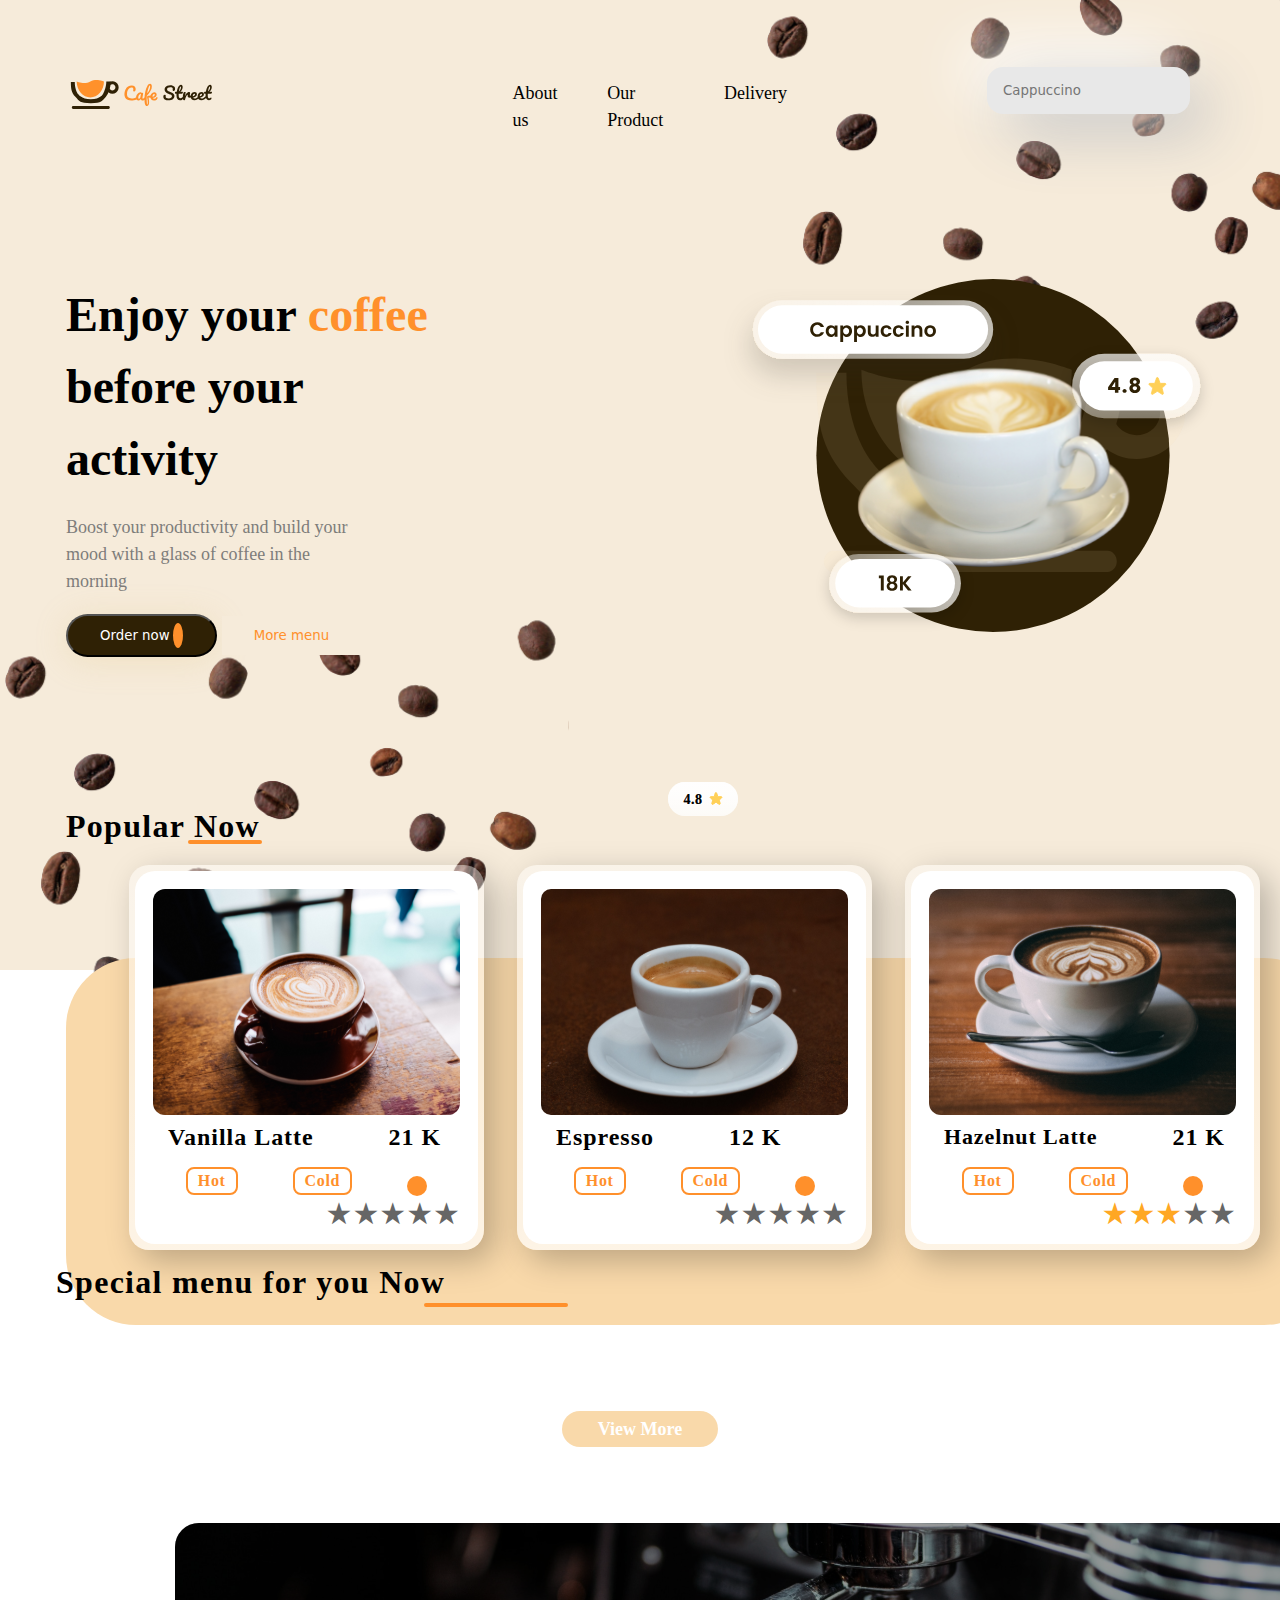
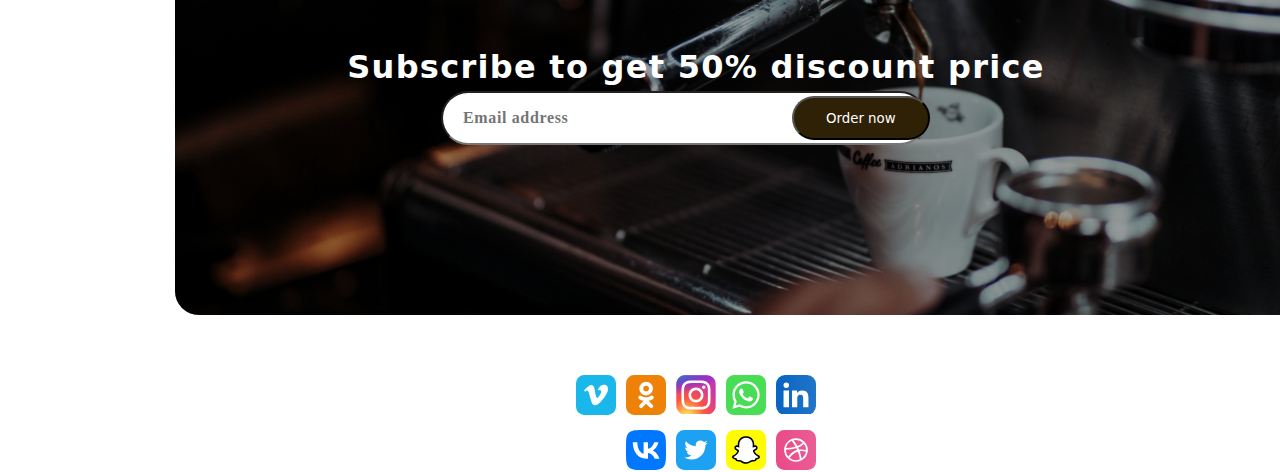
<file: index.html>
<!DOCTYPE html>
<html lang="en">
<head>
    <meta charset="UTF-8">
    <meta name="viewport" content="width=device-width, initial-scale=1.0">
    <title>cafe street</title>
    <link rel="stylesheet" href="https://cdnjs.cloudflare.com/ajax/libs/font-awesome/6.6.0/css/all.min.css" integrity="sha512-Kc323vGBEqzTmouAECnVceyQqyqdsSiqLQISBL29aUW4U/M7pSPA/gEUZQqv1cwx4OnYxTxve5UMg5GT6L4JJg==" crossorigin="anonymous" referrerpolicy="no-referrer" />
    <link rel="icon" href="./assets/logo_coffe.svg">
    <link rel="stylesheet" href="./css/main.min.css">
</head>
<body>
    <header class="header" id="header">
        <div class="header_bg">
            <section class="container">
                <nav class="nav">
                    <div class="logo_img">
                        <img src="./assets/logo_coffe.svg" alt="logo_coffe">
                    </div>
                    <div class="logo_text">
                        <ul class="collection">
                            <li class="item">About us</li>
                            <li class="item">Our Product</li>
                            <li class="item">Delivery</li>
                        </ul>
                    </div>
                    <div class="logo_input">
                        <input type="text" name="text" class="input" placeholder="Cappuccino">
                        <i class="fa-solid fa-cart-shopping"></i>
                    </div>
                </nav>
                <div class="hero">
                    <div class="hero_content">
                        <p class="hero_text">Enjoy your <span class="hero_text_span">coffee</span> before your activity</p>
                        <br>
                        <p class="hero_text-">Boost your productivity and build your mood with a glass of coffee in the morning </p>
                        <br>
                        <button class="hero_button">Order now <i class="fa-solid fa-cart-shopping"></i></button>
                        <button class="hero_button-">More menu</button>
                        <div class="hero_text3">
                            <p class="hero_text3-">Popular Now</p>
                            <div class="chiziq"></div>
                        </div>
                    </div>
                    <div class="img_hero">
                        <img src="./assets/img-hero.svg" alt="">
                    </div>
                </div>
                <br>
                <br>
                <br>
                <br>
                <br>
                <br>
                <div class="header_cards">
                    <div class="header_cards_bg"></div>
                    <div class="header_card_header">
                        <div class="header_card">
                            <div class="header_card_main">
                                <div class="star">
                                    <div class="akar_star">
                                        <p class="star_text">4.8</p>
                                        <img class="star_img" src="./assets/akar-icons_star.svg" alt="">
                                    </div>
                                </div>
                                <img class="header_card_main_img" src="./assets/img_product.svg" alt="">
                                <div class="card_main_text">
                                    <p class="card_main_text-">Vanilla Latte</p>
                                    <p class="card_main_text-">21 K</p>
                                </div>
                                <div class="card_main_btn">
                                    <button class="card_main_btn-">
                                        Hot
                                    </button>
                                    <button class="card_main_btn-">
                                        Cold
                                    </button>
                                    <button class="card_main_btn--"><i class="fa-solid fa-cart-shopping"></i></button>
                                    <div class="rating">
                                        <input value="5" name="rate" id="star5" type="radio">
                                        <label title="text" for="star5"></label>
                                        <input value="4" name="rate" id="star4" type="radio">
                                        <label title="text" for="star4"></label>
                                        <input value="3" name="rate" id="star3" type="radio" checked="">
                                        <label title="text" for="star3"></label>
                                        <input value="2" name="rate" id="star2" type="radio">
                                        <label title="text" for="star2"></label>
                                        <input value="1" name="rate" id="star1" type="radio">
                                        <label title="text" for="star1"></label>
                                    </div>
                                </div>
                            </div>
                        </div>
                        <div class="header_card">
                            <div class="header_card_main">
                                <div class="star">
                                    <div class="akar_star">
                                        <p class="star_text">4.8</p>
                                        <img class="star_img" src="./assets/akar-icons_star.svg" alt="">
                                    </div>
                                </div>
                                <img class="header_card_main_img" style="border-radius: 10px;" src="./assets/espresso (1).svg" alt="">
                                <div class="card_main_text">
                                    <p class="card_main_text-">Espresso</p>
                                    <p class="card_main_text-">12 K</p>
                                </div>
                                <div class="card_main_btn">
                                    <button class="card_main_btn-">
                                        Hot
                                    </button>
                                    <button class="card_main_btn-">
                                        Cold
                                    </button>
                                    <button class="card_main_btn--"><i class="fa-solid fa-cart-shopping"></i></button>
                                    <div class="rating">
                                        <input value="5" name="rate" id="star5" type="radio">
                                        <label title="text" for="star5"></label>
                                        <input value="4" name="rate" id="star4" type="radio">
                                        <label title="text" for="star4"></label>
                                        <input value="3" name="rate" id="star3" type="radio" checked="">
                                        <label title="text" for="star3"></label>
                                        <input value="2" name="rate" id="star2" type="radio">
                                        <label title="text" for="star2"></label>
                                        <input value="1" name="rate" id="star1" type="radio">
                                        <label title="text" for="star1"></label>
                                      </div>
                                </div>
                            </div>
                        </div>
                        <div class="header_card">
                            <div class="header_card_main">
                                <div class="star">
                                    <div class="akar_star">
                                        <p class="star_text">4.8</p>
                                        <img class="star_img" src="./assets/akar-icons_star.svg" alt="">
                                    </div>
                                </div>
                                <img class="header_card_main_img" src="./assets/img_product (1).svg" alt="">
                                <div class="card_main_text">
                                    <p style="font-size: 22px;" class="card_main_text-">Hazelnut Latte</p>
                                    <p class="card_main_text-">21 K</p>
                                </div>
                                <div class="card_main_btn">
                                    <button class="card_main_btn-">
                                        Hot
                                    </button>
                                    <button class="card_main_btn-">
                                        Cold
                                    </button>
                                    <button class="card_main_btn--"><i class="fa-solid fa-cart-shopping"></i></button>
                                    <div class="rating">
                                        <input value="5" name="rate" id="star5" type="radio">
                                        <label title="text" for="star5"></label>
                                        <input value="4" name="rate" id="star4" type="radio">
                                        <label title="text" for="star4"></label>
                                        <input value="3" name="rate" id="star3" type="radio" checked="">
                                        <label title="text" for="star3"></label>
                                        <input value="2" name="rate" id="star2" type="radio">
                                        <label title="text" for="star2"></label>
                                        <input value="1" name="rate" id="star1" type="radio">
                                        <label title="text" for="star1"></label>
                                    </div>
                                </div>
                            </div>
                        </div>
                    </div>
                </div>
            </section>
        </div>
    </header>
    <br>
    <br>
    <main class="main" id="main" style="margin-top: 250px;">
        <section class="container">
            <div class="hero_text3">
                <p class="hero_text3-">Special menu for you Now</p>
                <div class="chiziq"></div>
            </div>
            <br>
            <br>
            <br>
            <br>
            <div class="wrapper"></div>
            <br>
            <div class="see-more__btn birbalo-btn">View More</div>
        </section>
    </main>
    <br>
    <br>
    <br>
    <br>
    <footer class="footer">
        <section class="container">
            <div class="footer_input">
                <div class="footer_input_text">
                    <p>Subscribe to get 50% discount price</p>
                    <div class="footer_imp">
                        <input class="inp" type="email" placeholder="Email address">
                        <button class="inp_btn">Order now</button>
                    </div>
                </div>
            </div>
            <br>
            <br>
            <br>
            <div class="content">
                <div class="benefits">
                  <div class="basic-marquee basic-marquee-1">
                    <a class="social-media-link" href="#">
                      <button class="button">
                        <svg
                          xmlns="http://www.w3.org/2000/svg"
                          id="Layer_1"
                          data-name="Layer 1"
                          viewBox="0 0 122.88 122.88"
                        >
                          <path
                            class="cls-1"
                            d="M25.2,0H97.68a25.27,25.27,0,0,1,25.2,25.2V97.68a25.27,25.27,0,0,1-25.2,25.2H25.2A25.27,25.27,0,0,1,0,97.68V25.2A25.27,25.27,0,0,1,25.2,0Z"
                          ></path>
                          <path
                            class="cls-2"
                            d="M98.16,44.33q-.5,10.72-15,29.38-15,19.46-25.36,19.47Q51.4,93.18,47,81.33,44,70.46,41,59.59q-3.29-11.87-7.08-11.85c-.54,0-2.47,1.16-5.76,3.45l-3.46-4.45c3.63-3.1,7.21-6.36,10.69-9.51Q42.67,31,46.3,30.63q8.58-.82,10.56,11.72,2.13,13.55,3,16.84c1.65,7.49,3.45,11.24,5.44,11.24q2.3,0,6.93-7.3t5-11.09c.44-4.19-1.21-6.3-5-6.3A13.55,13.55,0,0,0,66.77,47Q72.19,29.2,87.46,29.71q11.31.3,10.67,14.67h0l0-.05Z"
                          ></path>
                        </svg>
                      </button>
                    </a>
                    <a class="social-media-link" href="#">
                      <button class="button">
                        <svg
                          xmlns="http://www.w3.org/2000/svg"
                          id="Layer_1"
                          data-name="Layer 1"
                          viewBox="0 0 122.88 122.88"
                        >
                          <path
                            class="cls-3"
                            d="M25.2,0H97.68a25.27,25.27,0,0,1,25.2,25.2V97.68a25.27,25.27,0,0,1-25.2,25.2H25.2A25.27,25.27,0,0,1,0,97.68V25.2A25.27,25.27,0,0,1,25.2,0Z"
                          ></path>
                          <path
                            class="cls-4"
                            d="M69.22,79.38A34.34,34.34,0,0,0,83,73.45a5.73,5.73,0,0,0-7.17-8.94A24.84,24.84,0,0,1,61.5,68.69a25.46,25.46,0,0,1-14.43-4.18,5.73,5.73,0,0,0-7.17,8.94,34.93,34.93,0,0,0,14.21,6L42,92.07a5.73,5.73,0,1,0,8.25,8l11.23-12,12.36,12A5.73,5.73,0,1,0,82,92L69.22,79.38Z"
                          ></path>
                          <path
                            class="cls-4"
                            d="M61.78,20.48A21.07,21.07,0,1,0,82.85,41.54,21.06,21.06,0,0,0,61.78,20.48Zm0,29.77a8.71,8.71,0,1,1,8.71-8.71,8.71,8.71,0,0,1-8.71,8.71Z"
                          ></path>
                        </svg>
                      </button>
                    </a>
                    <a class="social-media-link" href="#">
                      <button class="button">
                        <svg
                          xmlns="http://www.w3.org/2000/svg"
                          xmlns:xlink="http://www.w3.org/1999/xlink"
                          viewBox="0 0 132.004 132"
                        >
                          <defs>
                            <linearGradient id="b">
                              <stop offset="0" stop-color="#3771c8"></stop>
                              <stop stop-color="#3771c8" offset=".128"></stop>
                              <stop offset="1" stop-color="#60f" stop-opacity="0"></stop>
                            </linearGradient>
                            <linearGradient id="a">
                              <stop offset="0" stop-color="#fd5"></stop>
                              <stop offset=".1" stop-color="#fd5"></stop>
                              <stop offset=".5" stop-color="#ff543e"></stop>
                              <stop offset="1" stop-color="#c837ab"></stop>
                            </linearGradient>
                            <radialGradient
                              id="c"
                              cx="158.429"
                              cy="578.088"
                              r="65"
                              xlink:href="#a"
                              gradientUnits="userSpaceOnUse"
                              gradientTransform="matrix(0 -1.98198 1.8439 0 -1031.402 454.004)"
                              fx="158.429"
                              fy="578.088"
                            ></radialGradient>
                            <radialGradient
                              id="d"
                              cx="147.694"
                              cy="473.455"
                              r="65"
                              xlink:href="#b"
                              gradientUnits="userSpaceOnUse"
                              gradientTransform="matrix(.17394 .86872 -3.5818 .71718 1648.348 -458.493)"
                              fx="147.694"
                              fy="473.455"
                            ></radialGradient>
                          </defs>
                          <path
                            fill="url(#c)"
                            d="M65.03 0C37.888 0 29.95.028 28.407.156c-5.57.463-9.036 1.34-12.812 3.22-2.91 1.445-5.205 3.12-7.47 5.468C4 13.126 1.5 18.394.595 24.656c-.44 3.04-.568 3.66-.594 19.188-.01 5.176 0 11.988 0 21.125 0 27.12.03 35.05.16 36.59.45 5.42 1.3 8.83 3.1 12.56 3.44 7.14 10.01 12.5 17.75 14.5 2.68.69 5.64 1.07 9.44 1.25 1.61.07 18.02.12 34.44.12 16.42 0 32.84-.02 34.41-.1 4.4-.207 6.955-.55 9.78-1.28 7.79-2.01 14.24-7.29 17.75-14.53 1.765-3.64 2.66-7.18 3.065-12.317.088-1.12.125-18.977.125-36.81 0-17.836-.04-35.66-.128-36.78-.41-5.22-1.305-8.73-3.127-12.44-1.495-3.037-3.155-5.305-5.565-7.624C116.9 4 111.64 1.5 105.372.596 102.335.157 101.73.027 86.19 0H65.03z"
                            transform="translate(1.004 1)"
                          ></path>
                          <path
                            fill="url(#d)"
                            d="M65.03 0C37.888 0 29.95.028 28.407.156c-5.57.463-9.036 1.34-12.812 3.22-2.91 1.445-5.205 3.12-7.47 5.468C4 13.126 1.5 18.394.595 24.656c-.44 3.04-.568 3.66-.594 19.188-.01 5.176 0 11.988 0 21.125 0 27.12.03 35.05.16 36.59.45 5.42 1.3 8.83 3.1 12.56 3.44 7.14 10.01 12.5 17.75 14.5 2.68.69 5.64 1.07 9.44 1.25 1.61.07 18.02.12 34.44.12 16.42 0 32.84-.02 34.41-.1 4.4-.207 6.955-.55 9.78-1.28 7.79-2.01 14.24-7.29 17.75-14.53 1.765-3.64 2.66-7.18 3.065-12.317.088-1.12.125-18.977.125-36.81 0-17.836-.04-35.66-.128-36.78-.41-5.22-1.305-8.73-3.127-12.44-1.495-3.037-3.155-5.305-5.565-7.624C116.9 4 111.64 1.5 105.372.596 102.335.157 101.73.027 86.19 0H65.03z"
                            transform="translate(1.004 1)"
                          ></path>
                          <path
                            fill="#fff"
                            d="M66.004 18c-13.036 0-14.672.057-19.792.29-5.11.234-8.598 1.043-11.65 2.23-3.157 1.226-5.835 2.866-8.503 5.535-2.67 2.668-4.31 5.346-5.54 8.502-1.19 3.053-2 6.542-2.23 11.65C18.06 51.327 18 52.964 18 66s.058 14.667.29 19.787c.235 5.11 1.044 8.598 2.23 11.65 1.227 3.157 2.867 5.835 5.536 8.503 2.667 2.67 5.345 4.314 8.5 5.54 3.054 1.187 6.543 1.996 11.652 2.23 5.12.233 6.755.29 19.79.29 13.037 0 14.668-.057 19.788-.29 5.11-.234 8.602-1.043 11.656-2.23 3.156-1.226 5.83-2.87 8.497-5.54 2.67-2.668 4.31-5.346 5.54-8.502 1.18-3.053 1.99-6.542 2.23-11.65.23-5.12.29-6.752.29-19.788 0-13.036-.06-14.672-.29-19.792-.24-5.11-1.05-8.598-2.23-11.65-1.23-3.157-2.87-5.835-5.54-8.503-2.67-2.67-5.34-4.31-8.5-5.535-3.06-1.187-6.55-1.996-11.66-2.23-5.12-.233-6.75-.29-19.79-.29zm-4.306 8.65c1.278-.002 2.704 0 4.306 0 12.816 0 14.335.046 19.396.276 4.68.214 7.22.996 8.912 1.653 2.24.87 3.837 1.91 5.516 3.59 1.68 1.68 2.72 3.28 3.592 5.52.657 1.69 1.44 4.23 1.653 8.91.23 5.06.28 6.58.28 19.39s-.05 14.33-.28 19.39c-.214 4.68-.996 7.22-1.653 8.91-.87 2.24-1.912 3.835-3.592 5.514-1.68 1.68-3.275 2.72-5.516 3.59-1.69.66-4.232 1.44-8.912 1.654-5.06.23-6.58.28-19.396.28-12.817 0-14.336-.05-19.396-.28-4.68-.216-7.22-.998-8.913-1.655-2.24-.87-3.84-1.91-5.52-3.59-1.68-1.68-2.72-3.276-3.592-5.517-.657-1.69-1.44-4.23-1.653-8.91-.23-5.06-.276-6.58-.276-19.398s.046-14.33.276-19.39c.214-4.68.996-7.22 1.653-8.912.87-2.24 1.912-3.84 3.592-5.52 1.68-1.68 3.28-2.72 5.52-3.592 1.692-.66 4.233-1.44 8.913-1.655 4.428-.2 6.144-.26 15.09-.27zm29.928 7.97c-3.18 0-5.76 2.577-5.76 5.758 0 3.18 2.58 5.76 5.76 5.76 3.18 0 5.76-2.58 5.76-5.76 0-3.18-2.58-5.76-5.76-5.76zm-25.622 6.73c-13.613 0-24.65 11.037-24.65 24.65 0 13.613 11.037 24.645 24.65 24.645C79.617 90.645 90.65 79.613 90.65 66S79.616 41.35 66.003 41.35zm0 8.65c8.836 0 16 7.163 16 16 0 8.836-7.164 16-16 16-8.837 0-16-7.164-16-16 0-8.837 7.163-16 16-16z"
                          ></path>
                        </svg>
                      </button>
                    </a>
                    <a class="social-media-link" href="#">
                      <button class="button">
                        <svg
                          xmlns="http://www.w3.org/2000/svg"
                          xmlns:xlink="http://www.w3.org/1999/xlink"
                          id="Layer_1"
                          data-name="Layer 1"
                          viewBox="0 0 512 512"
                        >
                          <defs>
                            <linearGradient
                              id="linear-gradient"
                              x1="1337.28"
                              y1="518.24"
                              x2="1337.28"
                              y2="-2164.82"
                              gradientTransform="matrix(0.19, 0, 0, -0.19, 0.81, 98.89)"
                              gradientUnits="userSpaceOnUse"
                            >
                              <stop offset="0" stop-color="#61fd7d"></stop>
                              <stop offset="1" stop-color="#2bb826"></stop>
                            </linearGradient>
                          </defs>
                          <path
                            class="cls-5"
                            d="M512,382.07c0,2.8-.09,8.88-.26,13.58-.41,11.49-1.32,26.32-2.7,33.07a109.76,109.76,0,0,1-9.27,27.71,98.45,98.45,0,0,1-43.43,43.39,110.21,110.21,0,0,1-27.87,9.28c-6.69,1.35-21.41,2.24-32.82,2.65-4.71.17-10.79.25-13.58.25l-252.1,0c-2.8,0-8.88-.09-13.58-.26-11.49-.41-26.32-1.32-33.07-2.69a110.37,110.37,0,0,1-27.72-9.28A98.5,98.5,0,0,1,12.18,456.3,110.21,110.21,0,0,1,2.9,428.43C1.55,421.74.66,407,.25,395.61.08,390.91,0,384.82,0,382l0-252.1c0-2.8.09-8.88.25-13.58C.71,104.86,1.62,90,3,83.28a110.37,110.37,0,0,1,9.27-27.72A98.59,98.59,0,0,1,55.7,12.18,110.21,110.21,0,0,1,83.57,2.9C90.26,1.55,105,.66,116.39.25,121.09.08,127.18,0,130,0l252.1,0c2.8,0,8.88.09,13.58.25C407.14.71,422,1.62,428.72,3a110.37,110.37,0,0,1,27.72,9.27A98.59,98.59,0,0,1,499.82,55.7a110.21,110.21,0,0,1,9.28,27.87c1.35,6.69,2.24,21.41,2.65,32.82.17,4.7.25,10.79.25,13.58Z"
                            transform="translate(0 0)"
                          ></path>
                          <path
                            class="cls-6"
                            d="M379.56,131.67A172.4,172.4,0,0,0,256.67,80.73C161,80.73,83.05,158.64,83.05,254.42a173.47,173.47,0,0,0,23.2,86.82l-24.65,90,92.08-24.17a173.55,173.55,0,0,0,83,21.17h.07c95.73,0,173.69-77.91,173.69-173.69A172.73,172.73,0,0,0,379.53,131.7l0,0ZM256.72,399a144.17,144.17,0,0,1-73.52-20.14l-5.29-3.15L123.27,390l14.59-53.27-3.42-5.47a143.29,143.29,0,0,1-22.11-76.81C112.33,174.81,177.1,110,256.8,110A144.34,144.34,0,0,1,401.12,254.48c-.07,79.67-64.83,144.46-144.41,144.46v0ZM335.87,290.8c-4.32-2.2-25.68-12.67-29.65-14.12s-6.85-2.19-9.8,2.2-11.22,14.11-13.76,17-5.06,3.29-9.37,1.09-18.35-6.77-34.92-21.56c-12.88-11.5-21.61-25.74-24.15-30s-.29-6.71,1.92-8.83c2-1.93,4.32-5.06,6.51-7.6s2.88-4.32,4.32-7.26.74-5.42-.35-7.6-9.8-23.55-13.34-32.25c-3.49-8.51-7.12-7.32-9.79-7.47s-5.42-.13-8.29-.13a16,16,0,0,0-11.57,5.41c-4,4.32-15.2,14.86-15.2,36.22s15.54,42,17.72,44.91,30.61,46.76,74.14,65.54c10.34,4.44,18.42,7.11,24.72,9.18a60,60,0,0,0,27.32,1.71c8.35-1.23,25.68-10.49,29.31-20.62s3.63-18.83,2.55-20.62-3.91-3-8.29-5.22l0,0Z"
                            transform="translate(0 0)"
                          ></path>
                        </svg>
                      </button>
                    </a>
                    <a class="social-media-link" href="#">
                      <button class="button">
                        <svg
                          xmlns="http://www.w3.org/2000/svg"
                          id="Layer_1"
                          data-name="Layer 1"
                          viewBox="0 0 122.88 122.31"
                        >
                          <path
                            class="cls-7"
                            d="M27.75,0H95.13a27.83,27.83,0,0,1,27.75,27.75V94.57a27.83,27.83,0,0,1-27.75,27.74H27.75A27.83,27.83,0,0,1,0,94.57V27.75A27.83,27.83,0,0,1,27.75,0Z"
                          ></path>
                          <path
                            class="cls-8"
                            d="M49.19,47.41H64.72v8h.22c2.17-3.88,7.45-8,15.34-8,16.39,0,19.42,10.2,19.42,23.47V98.94H83.51V74c0-5.71-.12-13.06-8.42-13.06s-9.72,6.21-9.72,12.65v25.4H49.19V47.41ZM40,31.79a8.42,8.42,0,1,1-8.42-8.42A8.43,8.43,0,0,1,40,31.79ZM23.18,47.41H40V98.94H23.18V47.41Z"
                          ></path>
                        </svg>
                      </button>
                    </a>
                    <a class="social-media-link" href="#">
                      <button class="button">
                        <svg
                          xmlns="http://www.w3.org/2000/svg"
                          id="Layer_1"
                          data-name="Layer 1"
                          viewBox="0 0 122.88 122.39"
                        >
                          <path
                            class="cls-1"
                            d="M27.4,0H95.48a27.48,27.48,0,0,1,27.4,27.4V95a27.48,27.48,0,0,1-27.4,27.41H27.4A27.48,27.48,0,0,1,0,95V27.4A27.48,27.48,0,0,1,27.4,0Z"
                          ></path>
                          <path
                            class="cls-10"
                            d="M37.07,32.34A14.41,14.41,0,1,1,22.66,46.75,14.41,14.41,0,0,1,37.07,32.34Z"
                          ></path>
                          <path
                            class="cls-10"
                            d="M85.74,32.34A14.41,14.41,0,1,1,71.33,46.75,14.41,14.41,0,0,1,85.74,32.34Z"
                          ></path>
                        </svg>
                      </button>
                    </a>
                    <a class="social-media-link" href="#">
                      <button class="button">
                        <svg
                          xmlns="http://www.w3.org/2000/svg"
                          shape-rendering="geometricPrecision"
                          text-rendering="geometricPrecision"
                          image-rendering="optimizeQuality"
                          fill-rule="evenodd"
                          clip-rule="evenodd"
                          viewBox="0 0 512 512"
                        >
                          <defs>
                            <linearGradient
                              id="prefix__a"
                              gradientUnits="userSpaceOnUse"
                              x1="251.069"
                              y1=".003"
                              x2="251.069"
                              y2="507.468"
                            >
                              <stop offset="0" stop-color="#6364FF"></stop>
                              <stop offset="1" stop-color="#563ACC"></stop>
                            </linearGradient>
                          </defs>
                          <path
                            fill="url(#prefix__a)"
                            d="M105 0h302c57.928.155 104.845 47.072 105 104.996V407c-.155 57.926-47.072 104.844-104.996 104.998L105 512C47.074 511.844.156 464.926.002 407.003L0 105C.156 47.072 47.074.155 104.997 0H105z"
                          ></path>
                          <path
                            fill="#fff"
                            fill-rule="nonzero"
                            d="M399.681 169.996c-4.462-33.167-33.37-59.307-67.639-64.37-5.782-.857-27.685-3.972-78.429-3.972h-.378c-50.757 0-61.645 3.115-67.427 3.972-33.314 4.922-63.738 28.409-71.119 61.97-3.55 16.527-3.929 34.852-3.269 51.659.94 24.105 1.122 48.166 3.312 72.172a339.605 339.605 0 007.9 47.34c7.016 28.76 35.419 52.695 63.246 62.461a169.628 169.628 0 0092.531 4.883 135.476 135.476 0 0010.005-2.735c7.465-2.372 16.208-5.024 22.637-9.683a.705.705 0 00.209-.245.695.695 0 00.084-.315V369.87a.673.673 0 00-.263-.53.687.687 0 00-.578-.13 256.39 256.39 0 01-60.046 7.017c-34.802 0-44.162-16.513-46.84-23.387a72.424 72.424 0 01-4.071-18.437.67.67 0 01.248-.559.672.672 0 01.593-.129 251.583 251.583 0 0059.064 7.016c4.785 0 9.557 0 14.341-.129 20.01-.559 41.104-1.584 60.789-5.429.493-.097.984-.182 1.404-.307 31.055-5.965 60.609-24.68 63.611-72.075.111-1.866.393-19.543.393-21.478.014-6.581 2.118-46.68-.308-71.317zm-49.97 37.265v82.399h-32.654v-79.972c0-16.837-7.017-25.424-21.288-25.424-15.691 0-23.549 10.159-23.549 30.22v43.777h-32.455v-43.777c0-20.061-7.874-30.22-23.562-30.22-14.188 0-21.274 8.587-21.274 25.424v79.972H162.29v-82.399c0-16.837 4.298-30.213 12.895-40.128 8.868-9.891 20.502-14.971 34.941-14.971 16.713 0 29.342 6.426 37.762 19.264l8.126 13.638 8.139-13.638c8.419-12.838 21.049-19.264 37.733-19.264 14.426 0 26.058 5.08 34.956 14.971 8.589 9.906 12.877 23.282 12.869 40.128z"
                          ></path>
                        </svg>
                      </button>
                    </a>
                    <a class="social-media-link" href="#">
                      <button class="button">
                        <svg
                          xmlns="http://www.w3.org/2000/svg"
                          shape-rendering="geometricPrecision"
                          text-rendering="geometricPrecision"
                          image-rendering="optimizeQuality"
                          fill-rule="evenodd"
                          clip-rule="evenodd"
                          viewBox="0 0 512 512"
                        >
                          <path
                            fill="#5865F2"
                            d="M105 0h302c57.928.155 104.845 47.072 105 104.996V407c-.155 57.926-47.072 104.844-104.996 104.998L105 512C47.074 511.844.156 464.926.002 407.003L0 105C.156 47.072 47.074.155 104.997 0H105z"
                          ></path>
                          <g data-name="å¾å± 2">
                            <g data-name="Discord Logos">
                              <path
                                fill="#fff"
                                fill-rule="nonzero"
                                d="M368.896 153.381a269.506 269.506 0 00-67.118-20.637 186.88 186.88 0 00-8.57 17.475 250.337 250.337 0 00-37.247-2.8c-12.447 0-24.955.946-37.25 2.776-2.511-5.927-5.427-11.804-8.592-17.454a271.73 271.73 0 00-67.133 20.681c-42.479 62.841-53.991 124.112-48.235 184.513a270.622 270.622 0 0082.308 41.312c6.637-8.959 12.582-18.497 17.63-28.423a173.808 173.808 0 01-27.772-13.253c2.328-1.688 4.605-3.427 6.805-5.117 25.726 12.083 53.836 18.385 82.277 18.385 28.442 0 56.551-6.302 82.279-18.387 2.226 1.817 4.503 3.557 6.805 5.117a175.002 175.002 0 01-27.823 13.289 197.847 197.847 0 0017.631 28.4 269.513 269.513 0 0082.363-41.305l-.007.007c6.754-70.045-11.538-130.753-48.351-184.579zM201.968 300.789c-16.04 0-29.292-14.557-29.292-32.465s12.791-32.592 29.241-32.592 29.599 14.684 29.318 32.592c-.282 17.908-12.919 32.465-29.267 32.465zm108.062 0c-16.066 0-29.267-14.557-29.267-32.465s12.791-32.592 29.267-32.592c16.475 0 29.522 14.684 29.241 32.592-.281 17.908-12.894 32.465-29.241 32.465z"
                                data-name="Discord Logo - Large - White"
                              ></path>
                            </g>
                          </g>
                        </svg>
                      </button>
                    </a>
                    <a class="social-media-link" href="#">
                      <button class="button">
                        <svg
                          xmlns="http://www.w3.org/2000/svg"
                          id="Layer_1"
                          data-name="Layer 1"
                          viewBox="0 0 122.88 122.88"
                        >
                          <path
                            class="cls-1"
                            d="M25.2,0H97.68a25.27,25.27,0,0,1,25.2,25.2V97.68a25.27,25.27,0,0,1-25.2,25.2H25.2A25.27,25.27,0,0,1,0,97.68V25.2A25.27,25.27,0,0,1,25.2,0Z"
                          ></path>
                          <path
                            class="cls-2"
                            d="M98.16,44.33q-.5,10.72-15,29.38-15,19.46-25.36,19.47Q51.4,93.18,47,81.33,44,70.46,41,59.59q-3.29-11.87-7.08-11.85c-.54,0-2.47,1.16-5.76,3.45l-3.46-4.45c3.63-3.1,7.21-6.36,10.69-9.51Q42.67,31,46.3,30.63q8.58-.82,10.56,11.72,2.13,13.55,3,16.84c1.65,7.49,3.45,11.24,5.44,11.24q2.3,0,6.93-7.3t5-11.09c.44-4.19-1.21-6.3-5-6.3A13.55,13.55,0,0,0,66.77,47Q72.19,29.2,87.46,29.71q11.31.3,10.67,14.67h0l0-.05Z"
                          ></path>
                        </svg>
                      </button>
                    </a>
                    <a class="social-media-link" href="#">
                      <button class="button">
                        <svg
                          xmlns="http://www.w3.org/2000/svg"
                          id="Layer_1"
                          data-name="Layer 1"
                          viewBox="0 0 122.88 122.88"
                        >
                          <path
                            class="cls-3"
                            d="M25.2,0H97.68a25.27,25.27,0,0,1,25.2,25.2V97.68a25.27,25.27,0,0,1-25.2,25.2H25.2A25.27,25.27,0,0,1,0,97.68V25.2A25.27,25.27,0,0,1,25.2,0Z"
                          ></path>
                          <path
                            class="cls-4"
                            d="M69.22,79.38A34.34,34.34,0,0,0,83,73.45a5.73,5.73,0,0,0-7.17-8.94A24.84,24.84,0,0,1,61.5,68.69a25.46,25.46,0,0,1-14.43-4.18,5.73,5.73,0,0,0-7.17,8.94,34.93,34.93,0,0,0,14.21,6L42,92.07a5.73,5.73,0,1,0,8.25,8l11.23-12,12.36,12A5.73,5.73,0,1,0,82,92L69.22,79.38Z"
                          ></path>
                          <path
                            class="cls-4"
                            d="M61.78,20.48A21.07,21.07,0,1,0,82.85,41.54,21.06,21.06,0,0,0,61.78,20.48Zm0,29.77a8.71,8.71,0,1,1,8.71-8.71,8.71,8.71,0,0,1-8.71,8.71Z"
                          ></path>
                        </svg>
                      </button>
                    </a>
                    <a class="social-media-link" href="#">
                      <button class="button">
                        <svg
                          xmlns="http://www.w3.org/2000/svg"
                          xmlns:xlink="http://www.w3.org/1999/xlink"
                          viewBox="0 0 132.004 132"
                        >
                          <defs>
                            <linearGradient id="b">
                              <stop offset="0" stop-color="#3771c8"></stop>
                              <stop stop-color="#3771c8" offset=".128"></stop>
                              <stop offset="1" stop-color="#60f" stop-opacity="0"></stop>
                            </linearGradient>
                            <linearGradient id="a">
                              <stop offset="0" stop-color="#fd5"></stop>
                              <stop offset=".1" stop-color="#fd5"></stop>
                              <stop offset=".5" stop-color="#ff543e"></stop>
                              <stop offset="1" stop-color="#c837ab"></stop>
                            </linearGradient>
                            <radialGradient
                              id="c"
                              cx="158.429"
                              cy="578.088"
                              r="65"
                              xlink:href="#a"
                              gradientUnits="userSpaceOnUse"
                              gradientTransform="matrix(0 -1.98198 1.8439 0 -1031.402 454.004)"
                              fx="158.429"
                              fy="578.088"
                            ></radialGradient>
                            <radialGradient
                              id="d"
                              cx="147.694"
                              cy="473.455"
                              r="65"
                              xlink:href="#b"
                              gradientUnits="userSpaceOnUse"
                              gradientTransform="matrix(.17394 .86872 -3.5818 .71718 1648.348 -458.493)"
                              fx="147.694"
                              fy="473.455"
                            ></radialGradient>
                          </defs>
                          <path
                            fill="url(#c)"
                            d="M65.03 0C37.888 0 29.95.028 28.407.156c-5.57.463-9.036 1.34-12.812 3.22-2.91 1.445-5.205 3.12-7.47 5.468C4 13.126 1.5 18.394.595 24.656c-.44 3.04-.568 3.66-.594 19.188-.01 5.176 0 11.988 0 21.125 0 27.12.03 35.05.16 36.59.45 5.42 1.3 8.83 3.1 12.56 3.44 7.14 10.01 12.5 17.75 14.5 2.68.69 5.64 1.07 9.44 1.25 1.61.07 18.02.12 34.44.12 16.42 0 32.84-.02 34.41-.1 4.4-.207 6.955-.55 9.78-1.28 7.79-2.01 14.24-7.29 17.75-14.53 1.765-3.64 2.66-7.18 3.065-12.317.088-1.12.125-18.977.125-36.81 0-17.836-.04-35.66-.128-36.78-.41-5.22-1.305-8.73-3.127-12.44-1.495-3.037-3.155-5.305-5.565-7.624C116.9 4 111.64 1.5 105.372.596 102.335.157 101.73.027 86.19 0H65.03z"
                            transform="translate(1.004 1)"
                          ></path>
                          <path
                            fill="url(#d)"
                            d="M65.03 0C37.888 0 29.95.028 28.407.156c-5.57.463-9.036 1.34-12.812 3.22-2.91 1.445-5.205 3.12-7.47 5.468C4 13.126 1.5 18.394.595 24.656c-.44 3.04-.568 3.66-.594 19.188-.01 5.176 0 11.988 0 21.125 0 27.12.03 35.05.16 36.59.45 5.42 1.3 8.83 3.1 12.56 3.44 7.14 10.01 12.5 17.75 14.5 2.68.69 5.64 1.07 9.44 1.25 1.61.07 18.02.12 34.44.12 16.42 0 32.84-.02 34.41-.1 4.4-.207 6.955-.55 9.78-1.28 7.79-2.01 14.24-7.29 17.75-14.53 1.765-3.64 2.66-7.18 3.065-12.317.088-1.12.125-18.977.125-36.81 0-17.836-.04-35.66-.128-36.78-.41-5.22-1.305-8.73-3.127-12.44-1.495-3.037-3.155-5.305-5.565-7.624C116.9 4 111.64 1.5 105.372.596 102.335.157 101.73.027 86.19 0H65.03z"
                            transform="translate(1.004 1)"
                          ></path>
                          <path
                            fill="#fff"
                            d="M66.004 18c-13.036 0-14.672.057-19.792.29-5.11.234-8.598 1.043-11.65 2.23-3.157 1.226-5.835 2.866-8.503 5.535-2.67 2.668-4.31 5.346-5.54 8.502-1.19 3.053-2 6.542-2.23 11.65C18.06 51.327 18 52.964 18 66s.058 14.667.29 19.787c.235 5.11 1.044 8.598 2.23 11.65 1.227 3.157 2.867 5.835 5.536 8.503 2.667 2.67 5.345 4.314 8.5 5.54 3.054 1.187 6.543 1.996 11.652 2.23 5.12.233 6.755.29 19.79.29 13.037 0 14.668-.057 19.788-.29 5.11-.234 8.602-1.043 11.656-2.23 3.156-1.226 5.83-2.87 8.497-5.54 2.67-2.668 4.31-5.346 5.54-8.502 1.18-3.053 1.99-6.542 2.23-11.65.23-5.12.29-6.752.29-19.788 0-13.036-.06-14.672-.29-19.792-.24-5.11-1.05-8.598-2.23-11.65-1.23-3.157-2.87-5.835-5.54-8.503-2.67-2.67-5.34-4.31-8.5-5.535-3.06-1.187-6.55-1.996-11.66-2.23-5.12-.233-6.75-.29-19.79-.29zm-4.306 8.65c1.278-.002 2.704 0 4.306 0 12.816 0 14.335.046 19.396.276 4.68.214 7.22.996 8.912 1.653 2.24.87 3.837 1.91 5.516 3.59 1.68 1.68 2.72 3.28 3.592 5.52.657 1.69 1.44 4.23 1.653 8.91.23 5.06.28 6.58.28 19.39s-.05 14.33-.28 19.39c-.214 4.68-.996 7.22-1.653 8.91-.87 2.24-1.912 3.835-3.592 5.514-1.68 1.68-3.275 2.72-5.516 3.59-1.69.66-4.232 1.44-8.912 1.654-5.06.23-6.58.28-19.396.28-12.817 0-14.336-.05-19.396-.28-4.68-.216-7.22-.998-8.913-1.655-2.24-.87-3.84-1.91-5.52-3.59-1.68-1.68-2.72-3.276-3.592-5.517-.657-1.69-1.44-4.23-1.653-8.91-.23-5.06-.276-6.58-.276-19.398s.046-14.33.276-19.39c.214-4.68.996-7.22 1.653-8.912.87-2.24 1.912-3.84 3.592-5.52 1.68-1.68 3.28-2.72 5.52-3.592 1.692-.66 4.233-1.44 8.913-1.655 4.428-.2 6.144-.26 15.09-.27zm29.928 7.97c-3.18 0-5.76 2.577-5.76 5.758 0 3.18 2.58 5.76 5.76 5.76 3.18 0 5.76-2.58 5.76-5.76 0-3.18-2.58-5.76-5.76-5.76zm-25.622 6.73c-13.613 0-24.65 11.037-24.65 24.65 0 13.613 11.037 24.645 24.65 24.645C79.617 90.645 90.65 79.613 90.65 66S79.616 41.35 66.003 41.35zm0 8.65c8.836 0 16 7.163 16 16 0 8.836-7.164 16-16 16-8.837 0-16-7.164-16-16 0-8.837 7.163-16 16-16z"
                          ></path>
                        </svg>
                      </button>
                    </a>
                    <a class="social-media-link" href="#">
                      <button class="button">
                        <svg
                          xmlns="http://www.w3.org/2000/svg"
                          xmlns:xlink="http://www.w3.org/1999/xlink"
                          id="Layer_1"
                          data-name="Layer 1"
                          viewBox="0 0 512 512"
                        >
                          <defs>
                            <linearGradient
                              id="linear-gradient"
                              x1="1337.28"
                              y1="518.24"
                              x2="1337.28"
                              y2="-2164.82"
                              gradientTransform="matrix(0.19, 0, 0, -0.19, 0.81, 98.89)"
                              gradientUnits="userSpaceOnUse"
                            >
                              <stop offset="0" stop-color="#61fd7d"></stop>
                              <stop offset="1" stop-color="#2bb826"></stop>
                            </linearGradient>
                          </defs>
                          <path
                            class="cls-5"
                            d="M512,382.07c0,2.8-.09,8.88-.26,13.58-.41,11.49-1.32,26.32-2.7,33.07a109.76,109.76,0,0,1-9.27,27.71,98.45,98.45,0,0,1-43.43,43.39,110.21,110.21,0,0,1-27.87,9.28c-6.69,1.35-21.41,2.24-32.82,2.65-4.71.17-10.79.25-13.58.25l-252.1,0c-2.8,0-8.88-.09-13.58-.26-11.49-.41-26.32-1.32-33.07-2.69a110.37,110.37,0,0,1-27.72-9.28A98.5,98.5,0,0,1,12.18,456.3,110.21,110.21,0,0,1,2.9,428.43C1.55,421.74.66,407,.25,395.61.08,390.91,0,384.82,0,382l0-252.1c0-2.8.09-8.88.25-13.58C.71,104.86,1.62,90,3,83.28a110.37,110.37,0,0,1,9.27-27.72A98.59,98.59,0,0,1,55.7,12.18,110.21,110.21,0,0,1,83.57,2.9C90.26,1.55,105,.66,116.39.25,121.09.08,127.18,0,130,0l252.1,0c2.8,0,8.88.09,13.58.25C407.14.71,422,1.62,428.72,3a110.37,110.37,0,0,1,27.72,9.27A98.59,98.59,0,0,1,499.82,55.7a110.21,110.21,0,0,1,9.28,27.87c1.35,6.69,2.24,21.41,2.65,32.82.17,4.7.25,10.79.25,13.58Z"
                            transform="translate(0 0)"
                          ></path>
                          <path
                            class="cls-6"
                            d="M379.56,131.67A172.4,172.4,0,0,0,256.67,80.73C161,80.73,83.05,158.64,83.05,254.42a173.47,173.47,0,0,0,23.2,86.82l-24.65,90,92.08-24.17a173.55,173.55,0,0,0,83,21.17h.07c95.73,0,173.69-77.91,173.69-173.69A172.73,172.73,0,0,0,379.53,131.7l0,0ZM256.72,399a144.17,144.17,0,0,1-73.52-20.14l-5.29-3.15L123.27,390l14.59-53.27-3.42-5.47a143.29,143.29,0,0,1-22.11-76.81C112.33,174.81,177.1,110,256.8,110A144.34,144.34,0,0,1,401.12,254.48c-.07,79.67-64.83,144.46-144.41,144.46v0ZM335.87,290.8c-4.32-2.2-25.68-12.67-29.65-14.12s-6.85-2.19-9.8,2.2-11.22,14.11-13.76,17-5.06,3.29-9.37,1.09-18.35-6.77-34.92-21.56c-12.88-11.5-21.61-25.74-24.15-30s-.29-6.71,1.92-8.83c2-1.93,4.32-5.06,6.51-7.6s2.88-4.32,4.32-7.26.74-5.42-.35-7.6-9.8-23.55-13.34-32.25c-3.49-8.51-7.12-7.32-9.79-7.47s-5.42-.13-8.29-.13a16,16,0,0,0-11.57,5.41c-4,4.32-15.2,14.86-15.2,36.22s15.54,42,17.72,44.91,30.61,46.76,74.14,65.54c10.34,4.44,18.42,7.11,24.72,9.18a60,60,0,0,0,27.32,1.71c8.35-1.23,25.68-10.49,29.31-20.62s3.63-18.83,2.55-20.62-3.91-3-8.29-5.22l0,0Z"
                            transform="translate(0 0)"
                          ></path>
                        </svg>
                      </button>
                    </a>
                    <a class="social-media-link" href="#">
                      <button class="button">
                        <svg
                          xmlns="http://www.w3.org/2000/svg"
                          id="Layer_1"
                          data-name="Layer 1"
                          viewBox="0 0 122.88 122.31"
                        >
                          <path
                            class="cls-7"
                            d="M27.75,0H95.13a27.83,27.83,0,0,1,27.75,27.75V94.57a27.83,27.83,0,0,1-27.75,27.74H27.75A27.83,27.83,0,0,1,0,94.57V27.75A27.83,27.83,0,0,1,27.75,0Z"
                          ></path>
                          <path
                            class="cls-8"
                            d="M49.19,47.41H64.72v8h.22c2.17-3.88,7.45-8,15.34-8,16.39,0,19.42,10.2,19.42,23.47V98.94H83.51V74c0-5.71-.12-13.06-8.42-13.06s-9.72,6.21-9.72,12.65v25.4H49.19V47.41ZM40,31.79a8.42,8.42,0,1,1-8.42-8.42A8.43,8.43,0,0,1,40,31.79ZM23.18,47.41H40V98.94H23.18V47.41Z"
                          ></path>
                        </svg>
                      </button>
                    </a>
                    <a class="social-media-link" href="#">
                      <button class="button">
                        <svg
                          xmlns="http://www.w3.org/2000/svg"
                          id="Layer_1"
                          data-name="Layer 1"
                          viewBox="0 0 122.88 122.39"
                        >
                          <path
                            class="cls-1"
                            d="M27.4,0H95.48a27.48,27.48,0,0,1,27.4,27.4V95a27.48,27.48,0,0,1-27.4,27.41H27.4A27.48,27.48,0,0,1,0,95V27.4A27.48,27.48,0,0,1,27.4,0Z"
                          ></path>
                          <path
                            class="cls-10"
                            d="M37.07,32.34A14.41,14.41,0,1,1,22.66,46.75,14.41,14.41,0,0,1,37.07,32.34Z"
                          ></path>
                          <path
                            class="cls-10"
                            d="M85.74,32.34A14.41,14.41,0,1,1,71.33,46.75,14.41,14.41,0,0,1,85.74,32.34Z"
                          ></path>
                        </svg>
                      </button>
                    </a>
                    <a class="social-media-link" href="#">
                      <button class="button">
                        <svg
                          xmlns="http://www.w3.org/2000/svg"
                          shape-rendering="geometricPrecision"
                          text-rendering="geometricPrecision"
                          image-rendering="optimizeQuality"
                          fill-rule="evenodd"
                          clip-rule="evenodd"
                          viewBox="0 0 512 512"
                        >
                          <defs>
                            <linearGradient
                              id="prefix__a"
                              gradientUnits="userSpaceOnUse"
                              x1="251.069"
                              y1=".003"
                              x2="251.069"
                              y2="507.468"
                            >
                              <stop offset="0" stop-color="#6364FF"></stop>
                              <stop offset="1" stop-color="#563ACC"></stop>
                            </linearGradient>
                          </defs>
                          <path
                            fill="url(#prefix__a)"
                            d="M105 0h302c57.928.155 104.845 47.072 105 104.996V407c-.155 57.926-47.072 104.844-104.996 104.998L105 512C47.074 511.844.156 464.926.002 407.003L0 105C.156 47.072 47.074.155 104.997 0H105z"
                          ></path>
                          <path
                            fill="#fff"
                            fill-rule="nonzero"
                            d="M399.681 169.996c-4.462-33.167-33.37-59.307-67.639-64.37-5.782-.857-27.685-3.972-78.429-3.972h-.378c-50.757 0-61.645 3.115-67.427 3.972-33.314 4.922-63.738 28.409-71.119 61.97-3.55 16.527-3.929 34.852-3.269 51.659.94 24.105 1.122 48.166 3.312 72.172a339.605 339.605 0 007.9 47.34c7.016 28.76 35.419 52.695 63.246 62.461a169.628 169.628 0 0092.531 4.883 135.476 135.476 0 0010.005-2.735c7.465-2.372 16.208-5.024 22.637-9.683a.705.705 0 00.209-.245.695.695 0 00.084-.315V369.87a.673.673 0 00-.263-.53.687.687 0 00-.578-.13 256.39 256.39 0 01-60.046 7.017c-34.802 0-44.162-16.513-46.84-23.387a72.424 72.424 0 01-4.071-18.437.67.67 0 01.248-.559.672.672 0 01.593-.129 251.583 251.583 0 0059.064 7.016c4.785 0 9.557 0 14.341-.129 20.01-.559 41.104-1.584 60.789-5.429.493-.097.984-.182 1.404-.307 31.055-5.965 60.609-24.68 63.611-72.075.111-1.866.393-19.543.393-21.478.014-6.581 2.118-46.68-.308-71.317zm-49.97 37.265v82.399h-32.654v-79.972c0-16.837-7.017-25.424-21.288-25.424-15.691 0-23.549 10.159-23.549 30.22v43.777h-32.455v-43.777c0-20.061-7.874-30.22-23.562-30.22-14.188 0-21.274 8.587-21.274 25.424v79.972H162.29v-82.399c0-16.837 4.298-30.213 12.895-40.128 8.868-9.891 20.502-14.971 34.941-14.971 16.713 0 29.342 6.426 37.762 19.264l8.126 13.638 8.139-13.638c8.419-12.838 21.049-19.264 37.733-19.264 14.426 0 26.058 5.08 34.956 14.971 8.589 9.906 12.877 23.282 12.869 40.128z"
                          ></path>
                        </svg>
                      </button>
                    </a>
                    <a class="social-media-link" href="#">
                      <button class="button">
                        <svg
                          xmlns="http://www.w3.org/2000/svg"
                          shape-rendering="geometricPrecision"
                          text-rendering="geometricPrecision"
                          image-rendering="optimizeQuality"
                          fill-rule="evenodd"
                          clip-rule="evenodd"
                          viewBox="0 0 512 512"
                        >
                          <path
                            fill="#5865F2"
                            d="M105 0h302c57.928.155 104.845 47.072 105 104.996V407c-.155 57.926-47.072 104.844-104.996 104.998L105 512C47.074 511.844.156 464.926.002 407.003L0 105C.156 47.072 47.074.155 104.997 0H105z"
                          ></path>
                          <g data-name="å¾å± 2">
                            <g data-name="Discord Logos">
                              <path
                                fill="#fff"
                                fill-rule="nonzero"
                                d="M368.896 153.381a269.506 269.506 0 00-67.118-20.637 186.88 186.88 0 00-8.57 17.475 250.337 250.337 0 00-37.247-2.8c-12.447 0-24.955.946-37.25 2.776-2.511-5.927-5.427-11.804-8.592-17.454a271.73 271.73 0 00-67.133 20.681c-42.479 62.841-53.991 124.112-48.235 184.513a270.622 270.622 0 0082.308 41.312c6.637-8.959 12.582-18.497 17.63-28.423a173.808 173.808 0 01-27.772-13.253c2.328-1.688 4.605-3.427 6.805-5.117 25.726 12.083 53.836 18.385 82.277 18.385 28.442 0 56.551-6.302 82.279-18.387 2.226 1.817 4.503 3.557 6.805 5.117a175.002 175.002 0 01-27.823 13.289 197.847 197.847 0 0017.631 28.4 269.513 269.513 0 0082.363-41.305l-.007.007c6.754-70.045-11.538-130.753-48.351-184.579zM201.968 300.789c-16.04 0-29.292-14.557-29.292-32.465s12.791-32.592 29.241-32.592 29.599 14.684 29.318 32.592c-.282 17.908-12.919 32.465-29.267 32.465zm108.062 0c-16.066 0-29.267-14.557-29.267-32.465s12.791-32.592 29.267-32.592c16.475 0 29.522 14.684 29.241 32.592-.281 17.908-12.894 32.465-29.241 32.465z"
                                data-name="Discord Logo - Large - White"
                              ></path>
                            </g>
                          </g>
                        </svg>
                      </button>
                    </a>
                  </div>
                  <div class="basic-marquee basic-marquee-2">
                    <a class="social-media-link" href="#">
                      <button class="button">
                        <svg
                          xmlns="http://www.w3.org/2000/svg"
                          shape-rendering="geometricPrecision"
                          text-rendering="geometricPrecision"
                          image-rendering="optimizeQuality"
                          fill-rule="evenodd"
                          clip-rule="evenodd"
                          viewBox="0 0 512 512"
                        >
                          <g fill-rule="nonzero">
                            <path
                              fill="#07F"
                              d="M245.49 512h21.32c115.73 0 173.61 0 209.56-35.94 35.94-35.95 35.63-93.8 35.63-209.25v-21.62c0-115.43 0-173.3-35.63-209.25C440.73 0 382.54 0 266.81 0h-21.32C129.74 0 71.89 0 35.94 35.94 0 71.89 0 129.72 0 245.19v21.62c0 115.45 0 173.3 35.94 209.25C71.89 512 129.74 512 245.49 512z"
                            ></path>
                            <path
                              fill="#FEFEFE"
                              d="M274.75 369.15c-115.45 0-185.51-80.1-188.23-213.2h58.47c1.82 97.78 46.3 139.27 80.4 147.73V155.95h56.05v84.36c32.89-3.65 67.3-42.02 78.89-84.36h55.12c-8.83 52.08-46.29 90.46-72.79 106.29 26.5 12.81 69.14 46.31 85.58 106.91h-60.6c-12.8-40.51-44.17-71.88-86.2-76.14v76.14h-6.69z"
                            ></path>
                          </g>
                        </svg>
                      </button>
                    </a>
                    <a class="social-media-link" href="#">
                      <button class="button">
                        <svg
                          xmlns="http://www.w3.org/2000/svg"
                          id="Layer_1"
                          data-name="Layer 1"
                          viewBox="0 0 122.88 122.88"
                        >
                          <path
                            class="cls-11"
                            d="M25.2,0H97.68a25.27,25.27,0,0,1,25.2,25.2V97.68a25.27,25.27,0,0,1-25.2,25.2H25.2A25.27,25.27,0,0,1,0,97.68V25.2A25.27,25.27,0,0,1,25.2,0Z"
                          ></path>
                          <path
                            class="cls-12"
                            d="M97.52,39.06A29.27,29.27,0,0,1,89,41.39a15,15,0,0,0,6.51-8.19,29.71,29.71,0,0,1-9.4,3.59,14.81,14.81,0,0,0-25.6,10.13,14.45,14.45,0,0,0,.38,3.37A42,42,0,0,1,30.41,34.82a14.86,14.86,0,0,0-2,7.44h0A14.76,14.76,0,0,0,35,54.57a14.85,14.85,0,0,1-6.71-1.84v.19A14.8,14.8,0,0,0,40.15,67.43a14.74,14.74,0,0,1-3.9.52,16.2,16.2,0,0,1-2.8-.26A14.85,14.85,0,0,0,47.28,78,29.86,29.86,0,0,1,25.35,84.1a41.92,41.92,0,0,0,22.7,6.65c27.23,0,42.13-22.56,42.13-42.12,0-.65,0-1.28,0-1.91a29.83,29.83,0,0,0,7.38-7.65h0Z"
                          ></path>
                        </svg>
                      </button>
                    </a>
                    <a class="social-media-link" href="#">
                      <button class="button">
                        <svg
                          xmlns="http://www.w3.org/2000/svg"
                          shape-rendering="geometricPrecision"
                          text-rendering="geometricPrecision"
                          image-rendering="optimizeQuality"
                          fill-rule="evenodd"
                          clip-rule="evenodd"
                          viewBox="0 0 512 512"
                        >
                          <rect
                            fill="#FFFC00"
                            width="512"
                            height="512"
                            rx="105"
                            ry="105"
                          ></rect>
                          <g fill-rule="nonzero">
                            <path
                              fill="#fff"
                              d="M424.16 341.5c-1.47-4.87-8.51-8.3-8.51-8.3v.01c-.65-.37-1.25-.67-1.76-.92-11.72-5.67-22.1-12.47-30.86-20.22-7.03-6.22-13.05-13.07-17.89-20.37-5.9-8.89-8.67-16.32-9.87-20.34-.66-2.62-.55-3.66 0-5.03.47-1.14 1.81-2.25 2.47-2.75 3.96-2.8 10.33-6.93 14.24-9.46 3.39-2.19 6.31-4.09 8.01-5.27 5.51-3.85 9.27-7.77 11.49-11.99 2.88-5.47 3.22-11.48.98-17.41-3.02-7.98-10.47-12.75-19.94-12.75-2.11 0-4.27.24-6.42.71-5.42 1.17-10.57 3.1-14.88 4.78a.472.472 0 01-.64-.46c.46-10.67.97-25-.21-38.64-1.07-12.33-3.6-22.72-7.75-31.77-4.17-9.09-9.58-15.82-13.82-20.67-4.05-4.64-11.13-11.45-21.83-17.57-15.07-8.62-32.22-12.99-50.97-12.99-18.71 0-35.84 4.37-50.92 12.98-11.33 6.47-18.57 13.79-21.88 17.58-4.24 4.85-9.64 11.58-13.81 20.67-4.15 9.05-6.69 19.44-7.75 31.77-1.19 13.66-.71 26.87-.22 38.63.02.35-.33.59-.65.47-4.3-1.68-9.46-3.61-14.87-4.78-2.15-.47-4.31-.71-6.42-.71-9.47 0-16.92 4.77-19.94 12.75-2.24 5.93-1.9 11.94.98 17.41 2.23 4.22 5.99 8.14 11.49 11.99 1.7 1.18 4.62 3.08 8.01 5.27 3.83 2.48 10.02 6.49 14 9.28.49.36 2.17 1.62 2.7 2.93.57 1.4.67 2.46-.05 5.24-1.24 4.06-4.01 11.39-9.8 20.13-4.85 7.3-10.87 14.15-17.9 20.37-8.76 7.75-19.14 14.55-30.86 20.22-.55.27-1.21.61-1.93 1.02v-.01s-7 3.58-8.32 8.2c-1.95 6.83 3.24 13.22 8.56 16.65 8.68 5.59 19.25 8.6 25.38 10.24 1.7.45 3.25.87 4.66 1.31.88.29 3.09 1.12 4.03 2.33 1.19 1.53 1.33 3.43 1.76 5.56.68 3.59 2.17 8.06 6.62 11.12 4.88 3.38 11.09 3.62 18.95 3.92 8.22.32 18.46.71 30.16 4.57 5.43 1.8 10.35 4.82 16.04 8.31 11.89 7.31 26.69 16.4 51.98 16.4 25.3 0 40.2-9.14 52.17-16.49 5.66-3.47 10.55-6.47 15.85-8.22 11.71-3.87 21.94-4.26 30.16-4.57 7.86-.3 14.07-.54 18.96-3.92 4.75-3.28 6.13-8.17 6.75-11.87.33-1.83.56-3.46 1.61-4.81.89-1.15 2.93-1.95 3.89-2.29 1.45-.45 3.05-.88 4.82-1.35 6.13-1.64 13.81-3.58 23.16-8.86 11.19-6.32 11.95-14.17 10.79-18.03z"
                            ></path>
                            <path
                              d="M408.78 351.17c-15.32 8.46-25.5 7.56-33.42 12.65-6.73 4.33-2.75 13.67-7.64 17.04-6 4.15-23.76-.29-46.68 7.28-18.91 6.25-30.98 24.23-65.03 24.23-34.12 0-45.83-17.89-65.02-24.23-22.93-7.57-40.68-3.13-46.69-7.28-4.88-3.37-.91-12.71-7.63-17.04-7.92-5.09-18.11-4.19-33.42-12.65-9.75-5.38-4.22-8.72-.97-10.29 55.49-26.86 64.33-68.34 64.73-71.46.48-3.72 1.01-6.65-3.1-10.45-3.96-3.66-21.55-14.54-26.42-17.95-8.08-5.63-11.63-11.27-9.01-18.19 1.8-4.78 6.29-6.59 11.01-6.59 1.47 0 2.96.18 4.4.49 8.86 1.93 17.47 6.36 22.45 7.57.68.16 1.29.24 1.83.24 2.64 0 3.58-1.34 3.4-4.37-.57-9.7-1.94-28.6-.42-46.26 2.1-24.29 9.94-36.33 19.25-46.98 4.47-5.12 25.46-27.3 65.61-27.3 40.26 0 61.15 22.18 65.62 27.3 9.31 10.65 17.15 22.69 19.24 46.98 1.53 17.66.21 36.57-.41 46.26-.21 3.19.75 4.37 3.4 4.37.54 0 1.15-.08 1.83-.24 4.98-1.21 13.58-5.64 22.45-7.57 1.44-.31 2.93-.49 4.4-.49 4.72 0 9.2 1.81 11.01 6.59 2.62 6.92-.93 12.56-9.01 18.19-4.88 3.41-22.46 14.29-26.43 17.95-4.1 3.8-3.57 6.73-3.1 10.45.4 3.12 9.25 44.6 64.74 71.46 3.25 1.57 8.78 4.91-.97 10.29zM265.06 79.91h-18.08c-17.08 1.22-32.88 5.93-47.09 14.05-12.03 6.87-20 14.55-24.58 19.78-10.99 12.57-21.52 28.35-24.12 58.45-.74 8.55-.92 17.3-.79 25.49-.75-.19-1.5-.36-2.26-.53-2.88-.63-5.79-.94-8.65-.94-13.79 0-25.2 7.48-29.75 19.53-3.29 8.69-2.75 17.93 1.51 26.01 3.02 5.74 7.85 10.88 14.77 15.7 1.84 1.29 4.69 3.14 8.3 5.48 1.95 1.26 4.8 3.11 7.6 4.95.42.3 1.93 1.4 2.43 2.45.58 1.2.6 2.49-.26 4.87-1.48 3.27-3.6 7.26-6.6 11.66-8.93 13.05-21.69 24.1-37.98 32.93-8.64 4.6-17.61 7.63-21.4 17.93-.85 2.31-1.28 4.71-1.28 7.14.01 5.77 2.45 11.69 7.55 16.93l.01-.01c2.39 2.57 5.39 4.85 9.18 6.93 8.89 4.91 16.45 7.32 22.4 8.97 1.04.31 3.46 1.1 4.52 2.02 2.65 2.32 2.27 5.81 5.8 10.91 2.13 3.18 4.6 5.34 6.62 6.74 7.4 5.11 15.72 5.43 24.52 5.77 7.96.3 16.97.65 27.28 4.05 4.26 1.41 8.69 4.13 13.83 7.29 11.05 6.79 25.77 15.83 49.06 17.63h16.81c23.32-1.81 38.14-10.89 49.26-17.72 5.1-3.13 9.51-5.83 13.66-7.2 10.29-3.41 19.31-3.75 27.27-4.05 8.8-.34 17.11-.66 24.51-5.77 2.33-1.61 5.24-4.22 7.55-8.22 2.53-4.31 2.47-7.35 4.85-9.43.97-.85 3.11-1.58 4.25-1.94 6-1.65 13.66-4.05 22.7-9.05 4.01-2.21 7.15-4.63 9.61-7.39.03-.03.06-.07.09-.1 6.81-7.33 8.52-15.92 5.73-23.5-2.49-6.77-7.23-10.4-12.63-13.4a40.52 40.52 0 00-2.72-1.44c-1.61-.83-3.25-1.64-4.9-2.49-16.83-8.92-29.97-20.18-39.1-33.53-3.08-4.51-5.22-8.58-6.7-11.89-.78-2.23-.75-3.48-.19-4.64.42-.88 1.55-1.8 2.15-2.24 2.89-1.91 5.89-3.86 7.91-5.16 3.6-2.34 6.45-4.19 8.3-5.48 6.91-4.82 11.74-9.96 14.77-15.7 4.26-8.08 4.8-17.32 1.51-26.01-4.56-12.05-15.96-19.53-29.75-19.53-2.86 0-5.77.31-8.66.94-.76.17-1.51.34-2.25.53.12-8.19-.05-16.94-.79-25.49-2.6-30.1-13.13-45.88-24.13-58.45-4.58-5.24-12.55-12.93-24.52-19.77-14.2-8.13-30.02-12.84-47.13-14.06z"
                            ></path>
                          </g>
                        </svg>
                      </button>
                    </a>
                    <a class="social-media-link" href="#">
                      <button class="button">
                        <svg
                          xmlns="http://www.w3.org/2000/svg"
                          id="Layer_1"
                          data-name="Layer 1"
                          viewBox="0 0 122.88 122.88"
                        >
                          <path
                            class="cls-13"
                            d="M25.2,0H97.68a25.27,25.27,0,0,1,25.2,25.2V97.68a25.27,25.27,0,0,1-25.2,25.2H25.2A25.27,25.27,0,0,1,0,97.68V25.2A25.27,25.27,0,0,1,25.2,0Z"
                          ></path>
                          <path
                            class="cls-14"
                            d="M61.44,97.79A36.35,36.35,0,1,1,97.79,61.44,36.38,36.38,0,0,1,61.44,97.79Zm24-55.93c-.66.88-5.87,7.56-17.34,12.24.72,1.48,1.42,3,2.06,4.51.23.54.45,1.06.67,1.6a73.28,73.28,0,0,1,21.62,1,30.92,30.92,0,0,0-7-19.33Zm6.61,24.55a45.46,45.46,0,0,0-19.33-1.32,135.32,135.32,0,0,1,6,22.13,31,31,0,0,0,13.3-20.81ZM73.57,90.06A129.72,129.72,0,0,0,67,66.52l-.2.08C49.23,72.7,42.94,84.84,42.39,86a31,31,0,0,0,31.18,4.09Zm-35.2-7.82C39.08,81,47.6,66.93,63.6,61.75c.4-.12.81-.25,1.22-.36-.78-1.77-1.63-3.54-2.51-5.27a115.42,115.42,0,0,1-31.9,4.43c0,.32,0,.63,0,1a30.92,30.92,0,0,0,8,20.74ZM31.06,55.12a116.9,116.9,0,0,0,28.71-3.77,192.76,192.76,0,0,0-11.52-18A31.14,31.14,0,0,0,31.06,55.12ZM54.17,31.3A166.07,166.07,0,0,1,65.76,49.47C76.8,45.34,81.47,39.05,82,38.26a30.91,30.91,0,0,0-20.59-7.83,32.8,32.8,0,0,0-7.27.87Z"
                          ></path>
                        </svg>
                      </button>
                    </a>
                    <a class="social-media-link" href="#">
                      <button class="button">
                        <svg
                          xmlns="http://www.w3.org/2000/svg"
                          id="Layer_1"
                          data-name="Layer 1"
                          viewBox="0 0 122.88 122.88"
                        >
                          <path
                            class="cls-15"
                            d="M25.2,0H97.68a25.27,25.27,0,0,1,25.2,25.2V97.68a25.27,25.27,0,0,1-25.2,25.2H25.2A25.27,25.27,0,0,1,0,97.68V25.2A25.27,25.27,0,0,1,25.2,0Z"
                          ></path>
                          <path
                            class="cls-16"
                            d="M75.25,74.38a8.23,8.23,0,0,0,9.49.54,5.26,5.26,0,0,0,2.17-2.62h7.15c-1.15,3.56-2.89,6.09-5.27,7.62a15.42,15.42,0,0,1-8.56,2.31,17.09,17.09,0,0,1-6.31-1.12,13.36,13.36,0,0,1-4.77-3.18,14.64,14.64,0,0,1-3-4.92,18.24,18.24,0,0,1-1.06-6.31,17.34,17.34,0,0,1,1.09-6.18,14.43,14.43,0,0,1,3.1-5,14.76,14.76,0,0,1,4.8-3.29,15.37,15.37,0,0,1,6.17-1.21,13.9,13.9,0,0,1,6.57,1.47,13.3,13.3,0,0,1,4.62,3.91A15.9,15.9,0,0,1,94,62.07a21.12,21.12,0,0,1,.57,6.59H73.24a8.22,8.22,0,0,0,2,5.71ZM47.49,40.64a25,25,0,0,1,5.33.52,11.45,11.45,0,0,1,4.12,1.69A8,8,0,0,1,59.62,46a11,11,0,0,1,.93,4.79,9,9,0,0,1-1.4,5.15A10.29,10.29,0,0,1,55,59.28a9.78,9.78,0,0,1,5.62,3.8A12.62,12.62,0,0,1,61.25,75,10.43,10.43,0,0,1,58,78.69a14.27,14.27,0,0,1-4.64,2.11,21.08,21.08,0,0,1-5.34.69H28.24V40.65H47.49Zm-.67,33.88a11.3,11.3,0,0,0,2.51-.26,5.8,5.8,0,0,0,2.11-.87,4.3,4.3,0,0,0,1.47-1.63,5.69,5.69,0,0,0,.53-2.64c0-2.1-.6-3.61-1.78-4.52A7.52,7.52,0,0,0,47,63.27H37.22V74.51h9.6v0Zm-.5-17.39a6.47,6.47,0,0,0,4-1.14,4.28,4.28,0,0,0,1.53-3.71,4.87,4.87,0,0,0-.51-2.35,3.72,3.72,0,0,0-1.39-1.42,5.42,5.42,0,0,0-2-.72,12.49,12.49,0,0,0-2.31-.2h-8.4v9.54h9.1ZM71.57,43.94H88.13v4H71.57v-4Zm13,14.91A6.11,6.11,0,0,0,80,57.2a7,7,0,0,0-3.23.66,6.39,6.39,0,0,0-2.06,1.64,5.68,5.68,0,0,0-1.08,2.08,9.26,9.26,0,0,0-.38,2H86.46a7.91,7.91,0,0,0-1.88-4.68Z"
                          ></path>
                        </svg>
                      </button>
                    </a>
                    <a class="social-media-link" href="#">
                      <button class="button">
                        <svg
                          xmlns="http://www.w3.org/2000/svg"
                          shape-rendering="geometricPrecision"
                          text-rendering="geometricPrecision"
                          image-rendering="optimizeQuality"
                          fill-rule="evenodd"
                          clip-rule="evenodd"
                          viewBox="0 0 512 512"
                        >
                          <rect
                            fill="#ff4500"
                            width="512"
                            height="512"
                            rx="105"
                            ry="105"
                          ></rect>
                          <path
                            fill="#fff"
                            fill-rule="nonzero"
                            d="M307.75 303.16c-12.98 0-23.54-10.55-23.54-23.54 0-12.98 10.56-23.53 23.54-23.53 12.97 0 23.53 10.55 23.53 23.53 0 12.99-10.56 23.54-23.53 23.54zm4.14 38.66c-16.06 16.04-46.85 17.29-55.9 17.29-9.06 0-39.84-1.25-55.89-17.3a6.096 6.096 0 010-8.62c2.38-2.39 6.25-2.39 8.64 0 10.12 10.13 31.78 13.71 47.25 13.71 15.47 0 37.13-3.58 47.28-13.71a6.09 6.09 0 018.63.01c2.38 2.38 2.37 6.24-.01 8.62zm-131.25-62.2c0-12.98 10.56-23.53 23.55-23.53 12.97 0 23.53 10.55 23.53 23.53s-10.56 23.53-23.53 23.53c-12.99 0-23.55-10.55-23.55-23.53zm225.93-23.53c0-18.2-14.76-32.96-32.95-32.96-8.88 0-16.93 3.53-22.86 9.25-22.53-16.26-53.56-26.76-88.12-27.97l15.01-70.62 49.04 10.42c.59 12.48 10.81 22.43 23.42 22.43 13.01 0 23.54-10.54 23.54-23.54s-10.53-23.54-23.54-23.54c-9.24 0-17.16 5.38-21.01 13.14l-54.77-11.64a5.758 5.758 0 00-4.42.82 5.876 5.876 0 00-2.55 3.71L250.6 204.4c-35.09.97-66.62 11.48-89.43 27.91-5.92-5.68-13.93-9.18-22.79-9.18-18.19 0-32.95 14.76-32.95 32.96 0 13.38 8 24.88 19.47 30.04-.51 3.28-.79 6.6-.79 9.97 0 50.69 59.02 91.8 131.81 91.8 72.8 0 131.82-41.11 131.82-91.8 0-3.35-.28-6.66-.77-9.91 11.54-5.13 19.6-16.67 19.6-30.1z"
                          ></path>
                        </svg>
                      </button>
                    </a>
                    <a class="social-media-link" href="#">
                      <button class="button">
                        <svg
                          xmlns="http://www.w3.org/2000/svg"
                          id="Layer_1"
                          data-name="Layer 1"
                          viewBox="0 0 122.88 122.88"
                        >
                          <path
                            class="cls-17"
                            d="M25.2,0H97.68a25.27,25.27,0,0,1,25.2,25.2V97.68a25.27,25.27,0,0,1-25.2,25.2H25.2A25.27,25.27,0,0,1,0,97.68V25.2A25.27,25.27,0,0,1,25.2,0Z"
                          ></path>
                          <path
                            class="cls-18"
                            d="M30.38,30.35V42.27A50.29,50.29,0,0,1,80.57,92.52h12A62.23,62.23,0,0,0,30.38,30.36Z"
                          ></path>
                          <path
                            class="cls-18"
                            d="M30.36,51.48V63.39A29.12,29.12,0,0,1,59.43,92.53h12a41.09,41.09,0,0,0-41-41.05Z"
                          ></path>
                          <path
                            class="cls-18"
                            d="M38.63,75.94a8.26,8.26,0,1,0,8.29,8.26,8.29,8.29,0,0,0-8.29-8.26Z"
                          ></path>
                        </svg>
                      </button>
                    </a>
                    <a class="social-media-link" href="#">
                      <button class="button">
                        <svg
                          xmlns="http://www.w3.org/2000/svg"
                          shape-rendering="geometricPrecision"
                          text-rendering="geometricPrecision"
                          image-rendering="optimizeQuality"
                          fill-rule="evenodd"
                          clip-rule="evenodd"
                          viewBox="0 0 512 512"
                        >
                          <g fill-rule="nonzero">
                            <path
                              fill="#07F"
                              d="M245.49 512h21.32c115.73 0 173.61 0 209.56-35.94 35.94-35.95 35.63-93.8 35.63-209.25v-21.62c0-115.43 0-173.3-35.63-209.25C440.73 0 382.54 0 266.81 0h-21.32C129.74 0 71.89 0 35.94 35.94 0 71.89 0 129.72 0 245.19v21.62c0 115.45 0 173.3 35.94 209.25C71.89 512 129.74 512 245.49 512z"
                            ></path>
                            <path
                              fill="#FEFEFE"
                              d="M274.75 369.15c-115.45 0-185.51-80.1-188.23-213.2h58.47c1.82 97.78 46.3 139.27 80.4 147.73V155.95h56.05v84.36c32.89-3.65 67.3-42.02 78.89-84.36h55.12c-8.83 52.08-46.29 90.46-72.79 106.29 26.5 12.81 69.14 46.31 85.58 106.91h-60.6c-12.8-40.51-44.17-71.88-86.2-76.14v76.14h-6.69z"
                            ></path>
                          </g>
                        </svg>
                      </button>
                    </a>
                    <a class="social-media-link" href="#">
                      <button class="button">
                        <svg
                          xmlns="http://www.w3.org/2000/svg"
                          id="Layer_1"
                          data-name="Layer 1"
                          viewBox="0 0 122.88 122.88"
                        >
                          <path
                            class="cls-11"
                            d="M25.2,0H97.68a25.27,25.27,0,0,1,25.2,25.2V97.68a25.27,25.27,0,0,1-25.2,25.2H25.2A25.27,25.27,0,0,1,0,97.68V25.2A25.27,25.27,0,0,1,25.2,0Z"
                          ></path>
                          <path
                            class="cls-12"
                            d="M97.52,39.06A29.27,29.27,0,0,1,89,41.39a15,15,0,0,0,6.51-8.19,29.71,29.71,0,0,1-9.4,3.59,14.81,14.81,0,0,0-25.6,10.13,14.45,14.45,0,0,0,.38,3.37A42,42,0,0,1,30.41,34.82a14.86,14.86,0,0,0-2,7.44h0A14.76,14.76,0,0,0,35,54.57a14.85,14.85,0,0,1-6.71-1.84v.19A14.8,14.8,0,0,0,40.15,67.43a14.74,14.74,0,0,1-3.9.52,16.2,16.2,0,0,1-2.8-.26A14.85,14.85,0,0,0,47.28,78,29.86,29.86,0,0,1,25.35,84.1a41.92,41.92,0,0,0,22.7,6.65c27.23,0,42.13-22.56,42.13-42.12,0-.65,0-1.28,0-1.91a29.83,29.83,0,0,0,7.38-7.65h0Z"
                          ></path>
                        </svg>
                      </button>
                    </a>
                    <a class="social-media-link" href="#">
                      <button class="button">
                        <svg
                          xmlns="http://www.w3.org/2000/svg"
                          shape-rendering="geometricPrecision"
                          text-rendering="geometricPrecision"
                          image-rendering="optimizeQuality"
                          fill-rule="evenodd"
                          clip-rule="evenodd"
                          viewBox="0 0 512 512"
                        >
                          <rect
                            fill="#FFFC00"
                            width="512"
                            height="512"
                            rx="105"
                            ry="105"
                          ></rect>
                          <g fill-rule="nonzero">
                            <path
                              fill="#fff"
                              d="M424.16 341.5c-1.47-4.87-8.51-8.3-8.51-8.3v.01c-.65-.37-1.25-.67-1.76-.92-11.72-5.67-22.1-12.47-30.86-20.22-7.03-6.22-13.05-13.07-17.89-20.37-5.9-8.89-8.67-16.32-9.87-20.34-.66-2.62-.55-3.66 0-5.03.47-1.14 1.81-2.25 2.47-2.75 3.96-2.8 10.33-6.93 14.24-9.46 3.39-2.19 6.31-4.09 8.01-5.27 5.51-3.85 9.27-7.77 11.49-11.99 2.88-5.47 3.22-11.48.98-17.41-3.02-7.98-10.47-12.75-19.94-12.75-2.11 0-4.27.24-6.42.71-5.42 1.17-10.57 3.1-14.88 4.78a.472.472 0 01-.64-.46c.46-10.67.97-25-.21-38.64-1.07-12.33-3.6-22.72-7.75-31.77-4.17-9.09-9.58-15.82-13.82-20.67-4.05-4.64-11.13-11.45-21.83-17.57-15.07-8.62-32.22-12.99-50.97-12.99-18.71 0-35.84 4.37-50.92 12.98-11.33 6.47-18.57 13.79-21.88 17.58-4.24 4.85-9.64 11.58-13.81 20.67-4.15 9.05-6.69 19.44-7.75 31.77-1.19 13.66-.71 26.87-.22 38.63.02.35-.33.59-.65.47-4.3-1.68-9.46-3.61-14.87-4.78-2.15-.47-4.31-.71-6.42-.71-9.47 0-16.92 4.77-19.94 12.75-2.24 5.93-1.9 11.94.98 17.41 2.23 4.22 5.99 8.14 11.49 11.99 1.7 1.18 4.62 3.08 8.01 5.27 3.83 2.48 10.02 6.49 14 9.28.49.36 2.17 1.62 2.7 2.93.57 1.4.67 2.46-.05 5.24-1.24 4.06-4.01 11.39-9.8 20.13-4.85 7.3-10.87 14.15-17.9 20.37-8.76 7.75-19.14 14.55-30.86 20.22-.55.27-1.21.61-1.93 1.02v-.01s-7 3.58-8.32 8.2c-1.95 6.83 3.24 13.22 8.56 16.65 8.68 5.59 19.25 8.6 25.38 10.24 1.7.45 3.25.87 4.66 1.31.88.29 3.09 1.12 4.03 2.33 1.19 1.53 1.33 3.43 1.76 5.56.68 3.59 2.17 8.06 6.62 11.12 4.88 3.38 11.09 3.62 18.95 3.92 8.22.32 18.46.71 30.16 4.57 5.43 1.8 10.35 4.82 16.04 8.31 11.89 7.31 26.69 16.4 51.98 16.4 25.3 0 40.2-9.14 52.17-16.49 5.66-3.47 10.55-6.47 15.85-8.22 11.71-3.87 21.94-4.26 30.16-4.57 7.86-.3 14.07-.54 18.96-3.92 4.75-3.28 6.13-8.17 6.75-11.87.33-1.83.56-3.46 1.61-4.81.89-1.15 2.93-1.95 3.89-2.29 1.45-.45 3.05-.88 4.82-1.35 6.13-1.64 13.81-3.58 23.16-8.86 11.19-6.32 11.95-14.17 10.79-18.03z"
                            ></path>
                            <path
                              d="M408.78 351.17c-15.32 8.46-25.5 7.56-33.42 12.65-6.73 4.33-2.75 13.67-7.64 17.04-6 4.15-23.76-.29-46.68 7.28-18.91 6.25-30.98 24.23-65.03 24.23-34.12 0-45.83-17.89-65.02-24.23-22.93-7.57-40.68-3.13-46.69-7.28-4.88-3.37-.91-12.71-7.63-17.04-7.92-5.09-18.11-4.19-33.42-12.65-9.75-5.38-4.22-8.72-.97-10.29 55.49-26.86 64.33-68.34 64.73-71.46.48-3.72 1.01-6.65-3.1-10.45-3.96-3.66-21.55-14.54-26.42-17.95-8.08-5.63-11.63-11.27-9.01-18.19 1.8-4.78 6.29-6.59 11.01-6.59 1.47 0 2.96.18 4.4.49 8.86 1.93 17.47 6.36 22.45 7.57.68.16 1.29.24 1.83.24 2.64 0 3.58-1.34 3.4-4.37-.57-9.7-1.94-28.6-.42-46.26 2.1-24.29 9.94-36.33 19.25-46.98 4.47-5.12 25.46-27.3 65.61-27.3 40.26 0 61.15 22.18 65.62 27.3 9.31 10.65 17.15 22.69 19.24 46.98 1.53 17.66.21 36.57-.41 46.26-.21 3.19.75 4.37 3.4 4.37.54 0 1.15-.08 1.83-.24 4.98-1.21 13.58-5.64 22.45-7.57 1.44-.31 2.93-.49 4.4-.49 4.72 0 9.2 1.81 11.01 6.59 2.62 6.92-.93 12.56-9.01 18.19-4.88 3.41-22.46 14.29-26.43 17.95-4.1 3.8-3.57 6.73-3.1 10.45.4 3.12 9.25 44.6 64.74 71.46 3.25 1.57 8.78 4.91-.97 10.29zM265.06 79.91h-18.08c-17.08 1.22-32.88 5.93-47.09 14.05-12.03 6.87-20 14.55-24.58 19.78-10.99 12.57-21.52 28.35-24.12 58.45-.74 8.55-.92 17.3-.79 25.49-.75-.19-1.5-.36-2.26-.53-2.88-.63-5.79-.94-8.65-.94-13.79 0-25.2 7.48-29.75 19.53-3.29 8.69-2.75 17.93 1.51 26.01 3.02 5.74 7.85 10.88 14.77 15.7 1.84 1.29 4.69 3.14 8.3 5.48 1.95 1.26 4.8 3.11 7.6 4.95.42.3 1.93 1.4 2.43 2.45.58 1.2.6 2.49-.26 4.87-1.48 3.27-3.6 7.26-6.6 11.66-8.93 13.05-21.69 24.1-37.98 32.93-8.64 4.6-17.61 7.63-21.4 17.93-.85 2.31-1.28 4.71-1.28 7.14.01 5.77 2.45 11.69 7.55 16.93l.01-.01c2.39 2.57 5.39 4.85 9.18 6.93 8.89 4.91 16.45 7.32 22.4 8.97 1.04.31 3.46 1.1 4.52 2.02 2.65 2.32 2.27 5.81 5.8 10.91 2.13 3.18 4.6 5.34 6.62 6.74 7.4 5.11 15.72 5.43 24.52 5.77 7.96.3 16.97.65 27.28 4.05 4.26 1.41 8.69 4.13 13.83 7.29 11.05 6.79 25.77 15.83 49.06 17.63h16.81c23.32-1.81 38.14-10.89 49.26-17.72 5.1-3.13 9.51-5.83 13.66-7.2 10.29-3.41 19.31-3.75 27.27-4.05 8.8-.34 17.11-.66 24.51-5.77 2.33-1.61 5.24-4.22 7.55-8.22 2.53-4.31 2.47-7.35 4.85-9.43.97-.85 3.11-1.58 4.25-1.94 6-1.65 13.66-4.05 22.7-9.05 4.01-2.21 7.15-4.63 9.61-7.39.03-.03.06-.07.09-.1 6.81-7.33 8.52-15.92 5.73-23.5-2.49-6.77-7.23-10.4-12.63-13.4a40.52 40.52 0 00-2.72-1.44c-1.61-.83-3.25-1.64-4.9-2.49-16.83-8.92-29.97-20.18-39.1-33.53-3.08-4.51-5.22-8.58-6.7-11.89-.78-2.23-.75-3.48-.19-4.64.42-.88 1.55-1.8 2.15-2.24 2.89-1.91 5.89-3.86 7.91-5.16 3.6-2.34 6.45-4.19 8.3-5.48 6.91-4.82 11.74-9.96 14.77-15.7 4.26-8.08 4.8-17.32 1.51-26.01-4.56-12.05-15.96-19.53-29.75-19.53-2.86 0-5.77.31-8.66.94-.76.17-1.51.34-2.25.53.12-8.19-.05-16.94-.79-25.49-2.6-30.1-13.13-45.88-24.13-58.45-4.58-5.24-12.55-12.93-24.52-19.77-14.2-8.13-30.02-12.84-47.13-14.06z"
                            ></path>
                          </g>
                        </svg>
                      </button>
                    </a>
                    <a class="social-media-link" href="#">
                      <button class="button">
                        <svg
                          xmlns="http://www.w3.org/2000/svg"
                          id="Layer_1"
                          data-name="Layer 1"
                          viewBox="0 0 122.88 122.88"
                        >
                          <path
                            class="cls-13"
                            d="M25.2,0H97.68a25.27,25.27,0,0,1,25.2,25.2V97.68a25.27,25.27,0,0,1-25.2,25.2H25.2A25.27,25.27,0,0,1,0,97.68V25.2A25.27,25.27,0,0,1,25.2,0Z"
                          ></path>
                          <path
                            class="cls-14"
                            d="M61.44,97.79A36.35,36.35,0,1,1,97.79,61.44,36.38,36.38,0,0,1,61.44,97.79Zm24-55.93c-.66.88-5.87,7.56-17.34,12.24.72,1.48,1.42,3,2.06,4.51.23.54.45,1.06.67,1.6a73.28,73.28,0,0,1,21.62,1,30.92,30.92,0,0,0-7-19.33Zm6.61,24.55a45.46,45.46,0,0,0-19.33-1.32,135.32,135.32,0,0,1,6,22.13,31,31,0,0,0,13.3-20.81ZM73.57,90.06A129.72,129.72,0,0,0,67,66.52l-.2.08C49.23,72.7,42.94,84.84,42.39,86a31,31,0,0,0,31.18,4.09Zm-35.2-7.82C39.08,81,47.6,66.93,63.6,61.75c.4-.12.81-.25,1.22-.36-.78-1.77-1.63-3.54-2.51-5.27a115.42,115.42,0,0,1-31.9,4.43c0,.32,0,.63,0,1a30.92,30.92,0,0,0,8,20.74ZM31.06,55.12a116.9,116.9,0,0,0,28.71-3.77,192.76,192.76,0,0,0-11.52-18A31.14,31.14,0,0,0,31.06,55.12ZM54.17,31.3A166.07,166.07,0,0,1,65.76,49.47C76.8,45.34,81.47,39.05,82,38.26a30.91,30.91,0,0,0-20.59-7.83,32.8,32.8,0,0,0-7.27.87Z"
                          ></path>
                        </svg>
                      </button>
                    </a>
                    <a class="social-media-link" href="#">
                      <button class="button">
                        <svg
                          xmlns="http://www.w3.org/2000/svg"
                          id="Layer_1"
                          data-name="Layer 1"
                          viewBox="0 0 122.88 122.88"
                        >
                          <path
                            class="cls-15"
                            d="M25.2,0H97.68a25.27,25.27,0,0,1,25.2,25.2V97.68a25.27,25.27,0,0,1-25.2,25.2H25.2A25.27,25.27,0,0,1,0,97.68V25.2A25.27,25.27,0,0,1,25.2,0Z"
                          ></path>
                          <path
                            class="cls-16"
                            d="M75.25,74.38a8.23,8.23,0,0,0,9.49.54,5.26,5.26,0,0,0,2.17-2.62h7.15c-1.15,3.56-2.89,6.09-5.27,7.62a15.42,15.42,0,0,1-8.56,2.31,17.09,17.09,0,0,1-6.31-1.12,13.36,13.36,0,0,1-4.77-3.18,14.64,14.64,0,0,1-3-4.92,18.24,18.24,0,0,1-1.06-6.31,17.34,17.34,0,0,1,1.09-6.18,14.43,14.43,0,0,1,3.1-5,14.76,14.76,0,0,1,4.8-3.29,15.37,15.37,0,0,1,6.17-1.21,13.9,13.9,0,0,1,6.57,1.47,13.3,13.3,0,0,1,4.62,3.91A15.9,15.9,0,0,1,94,62.07a21.12,21.12,0,0,1,.57,6.59H73.24a8.22,8.22,0,0,0,2,5.71ZM47.49,40.64a25,25,0,0,1,5.33.52,11.45,11.45,0,0,1,4.12,1.69A8,8,0,0,1,59.62,46a11,11,0,0,1,.93,4.79,9,9,0,0,1-1.4,5.15A10.29,10.29,0,0,1,55,59.28a9.78,9.78,0,0,1,5.62,3.8A12.62,12.62,0,0,1,61.25,75,10.43,10.43,0,0,1,58,78.69a14.27,14.27,0,0,1-4.64,2.11,21.08,21.08,0,0,1-5.34.69H28.24V40.65H47.49Zm-.67,33.88a11.3,11.3,0,0,0,2.51-.26,5.8,5.8,0,0,0,2.11-.87,4.3,4.3,0,0,0,1.47-1.63,5.69,5.69,0,0,0,.53-2.64c0-2.1-.6-3.61-1.78-4.52A7.52,7.52,0,0,0,47,63.27H37.22V74.51h9.6v0Zm-.5-17.39a6.47,6.47,0,0,0,4-1.14,4.28,4.28,0,0,0,1.53-3.71,4.87,4.87,0,0,0-.51-2.35,3.72,3.72,0,0,0-1.39-1.42,5.42,5.42,0,0,0-2-.72,12.49,12.49,0,0,0-2.31-.2h-8.4v9.54h9.1ZM71.57,43.94H88.13v4H71.57v-4Zm13,14.91A6.11,6.11,0,0,0,80,57.2a7,7,0,0,0-3.23.66,6.39,6.39,0,0,0-2.06,1.64,5.68,5.68,0,0,0-1.08,2.08,9.26,9.26,0,0,0-.38,2H86.46a7.91,7.91,0,0,0-1.88-4.68Z"
                          ></path>
                        </svg>
                      </button>
                    </a>
                    <a class="social-media-link" href="#">
                      <button class="button">
                        <svg
                          xmlns="http://www.w3.org/2000/svg"
                          shape-rendering="geometricPrecision"
                          text-rendering="geometricPrecision"
                          image-rendering="optimizeQuality"
                          fill-rule="evenodd"
                          clip-rule="evenodd"
                          viewBox="0 0 512 512"
                        >
                          <rect
                            fill="#ff4500"
                            width="512"
                            height="512"
                            rx="105"
                            ry="105"
                          ></rect>
                          <path
                            fill="#fff"
                            fill-rule="nonzero"
                            d="M307.75 303.16c-12.98 0-23.54-10.55-23.54-23.54 0-12.98 10.56-23.53 23.54-23.53 12.97 0 23.53 10.55 23.53 23.53 0 12.99-10.56 23.54-23.53 23.54zm4.14 38.66c-16.06 16.04-46.85 17.29-55.9 17.29-9.06 0-39.84-1.25-55.89-17.3a6.096 6.096 0 010-8.62c2.38-2.39 6.25-2.39 8.64 0 10.12 10.13 31.78 13.71 47.25 13.71 15.47 0 37.13-3.58 47.28-13.71a6.09 6.09 0 018.63.01c2.38 2.38 2.37 6.24-.01 8.62zm-131.25-62.2c0-12.98 10.56-23.53 23.55-23.53 12.97 0 23.53 10.55 23.53 23.53s-10.56 23.53-23.53 23.53c-12.99 0-23.55-10.55-23.55-23.53zm225.93-23.53c0-18.2-14.76-32.96-32.95-32.96-8.88 0-16.93 3.53-22.86 9.25-22.53-16.26-53.56-26.76-88.12-27.97l15.01-70.62 49.04 10.42c.59 12.48 10.81 22.43 23.42 22.43 13.01 0 23.54-10.54 23.54-23.54s-10.53-23.54-23.54-23.54c-9.24 0-17.16 5.38-21.01 13.14l-54.77-11.64a5.758 5.758 0 00-4.42.82 5.876 5.876 0 00-2.55 3.71L250.6 204.4c-35.09.97-66.62 11.48-89.43 27.91-5.92-5.68-13.93-9.18-22.79-9.18-18.19 0-32.95 14.76-32.95 32.96 0 13.38 8 24.88 19.47 30.04-.51 3.28-.79 6.6-.79 9.97 0 50.69 59.02 91.8 131.81 91.8 72.8 0 131.82-41.11 131.82-91.8 0-3.35-.28-6.66-.77-9.91 11.54-5.13 19.6-16.67 19.6-30.1z"
                          ></path>
                        </svg>
                      </button>
                    </a>
                    <a class="social-media-link" href="#">
                      <button class="button">
                        <svg
                          xmlns="http://www.w3.org/2000/svg"
                          id="Layer_1"
                          data-name="Layer 1"
                          viewBox="0 0 122.88 122.88"
                        >
                          <path
                            class="cls-17"
                            d="M25.2,0H97.68a25.27,25.27,0,0,1,25.2,25.2V97.68a25.27,25.27,0,0,1-25.2,25.2H25.2A25.27,25.27,0,0,1,0,97.68V25.2A25.27,25.27,0,0,1,25.2,0Z"
                          ></path>
                          <path
                            class="cls-18"
                            d="M30.38,30.35V42.27A50.29,50.29,0,0,1,80.57,92.52h12A62.23,62.23,0,0,0,30.38,30.36Z"
                          ></path>
                          <path
                            class="cls-18"
                            d="M30.36,51.48V63.39A29.12,29.12,0,0,1,59.43,92.53h12a41.09,41.09,0,0,0-41-41.05Z"
                          ></path>
                          <path
                            class="cls-18"
                            d="M38.63,75.94a8.26,8.26,0,1,0,8.29,8.26,8.29,8.29,0,0,0-8.29-8.26Z"
                          ></path>
                        </svg>
                      </button>
                    </a>
                  </div>
                </div>
              </div>              
        </section>
    </footer>
    <script src="./main.js"></script>
</body>
</html>
</file>
<file: css/main.min.css>
*{margin:0;padding:0;box-sizing:border-box;font-family:system-ui,-apple-system,BlinkMacSystemFont,"Segoe UI",Roboto,Oxygen,Ubuntu,Cantarell,"Open Sans","Helvetica Neue",sans-serif}.container{width:100%;margin:0 auto;max-width:1200px;padding:0 16px}a{text-decoration:inherit;color:inherit}li{list-style:none}span{color:inherit}button{cursor:pointer}img{max-width:100%}.header{width:100%;background:#f6ebda;padding-top:30px;padding-bottom:50px}.navbar__collection.show{left:0}.navbar{display:flex;align-items:center;justify-content:center;justify-content:space-between}.navbar__collection{display:flex;gap:32px}.navbar__item{font-size:18px;font-weight:400;color:#000}.navbar__item :hover{color:#ff902b}.navbar__shop{display:flex;align-items:center;gap:32px}.navbar__inp{display:flex;gap:20px;align-items:center;justify-content:center;width:222px;height:40px;border-radius:35px;background:#fff}.navbar__btr{border:none;background:rgba(0,0,0,0)}.navbar__input{border:none}.navbar__menu{display:none}@media(max-width: 900px){.navbar__collection{position:fixed;top:0;left:-450px;width:60%;background:#2c2929;color:#fff;height:100vh;flex-direction:column;padding:30px;color:#000;transition:.5s;align-items:center;justify-content:center}.navbar__menu{display:block}}@media(max-width: 600px){.navbar__shop{display:none}}.header{background-color:#f6ebda;width:100%;height:970px;background-image:url(..//../assets/bg_img_hero.svg);background-repeat:no-repeat;background-position:right top}.header .header_bg{padding:50px;width:100%;height:970px;background-image:url(..//../assets/bg_img_hero2.svg);background-repeat:no-repeat;background-position:left bottom}.header .nav{display:flex;gap:200px}.header .nav .logo_text{margin-left:100px}.header .nav .logo_text .collection{gap:32px;display:flex}.header .nav .logo_text .collection .item{font-family:Poppins;font-size:18px;font-weight:400;line-height:27px;color:#000;cursor:pointer}.header .nav .logo_text .collection .item:hover{color:#ff902b}.header .nav .item:active{transform:scale(0.95)}.header .nav .logo_input{margin-top:-13px}.header .nav .logo_input .input{margin-right:24px;border:none;padding:1rem;border-radius:1rem;background:#e8e8e8;box-shadow:20px 20px 60px #c5c5c5,-20px -20px 60px #fff;transition:.3s}.header .nav .logo_input .input:focus{outline-color:#e8e8e8;background:#e8e8e8;box-shadow:inset 20px 20px 60px #c5c5c5,inset -20px -20px 60px #fff;transition:.3s}.header .hero{margin-top:145px;display:flex}.header .hero .hero_text{width:60%;font-family:Poppins;font-size:48px;font-weight:600;line-height:72px;text-align:left}.header .hero .hero_text .hero_text_span{color:#ff902b;font-family:Poppins;font-size:48px;font-weight:600;line-height:72px;text-align:left}.header .hero .hero_text-{width:47%;font-family:Poppins;font-size:18px;font-weight:400;line-height:27px;text-align:left;color:#7e7d7a}.header .hero .hero_button{width:Hug 170px px;height:Hug 46px px;top:470px;left:135px;padding:12px 32px 12px 32px;gap:15px;border-radius:33px;background:#2f2105;box-shadow:0px 4px 32px 0px rgba(223,195,124,.2509803922);color:#fff}.header .hero .hero_button .fa-cart-shopping{width:25px;height:25px;margin-left:3px;padding:5px;background:#ff902b;border-radius:50%}.header .hero .hero_button .fa-cart-shopping:hover{background:#2f2105}.header .hero .hero_button:hover{background:#ff902b;box-shadow:0px 0px 20px -18px}.header .hero .hero_button:hover .fa-cart-shopping{background:#2f2105}.header .hero .hero_button:active{transform:scale(0.95)}.header .hero .hero_button-{width:Hug 170px px;height:Hug 46px px;top:470px;left:135px;padding:12px 32px 12px 32px;gap:15px;border:none;background:#f6ebda;color:#ff902b}.header .hero .hero_button-:hover{color:#2f2105}.header .hero .hero_button-:active{transform:scale(0.95)}.header .hero .hero_text3{margin-top:145px}.header .hero .hero_text3 .hero_text3-{font-family:Poppins;font-size:32px;font-weight:600;line-height:48px;letter-spacing:.04em;text-align:left}.header .hero .hero_text3 .chiziq{width:74px;height:4px;top:703px;left:279px;margin-left:122px;margin-top:-10px;border-radius:12px;background:#ff902b}.header .header_cards .header_cards_bg{width:1268px;height:367px;top:850px;left:86px;background:#f9d9aa;border-radius:70px}.header .header_cards .header_card_header{display:flex}.header .header_cards .header_card{margin-right:-30px;border-radius:20px;padding:6px;margin-top:-460px;width:355px;height:385px;top:745px;left:149px;border:Mixed solid;box-shadow:10px 10px 32px 0px rgba(0,0,0,.2509803922);margin-left:63px;background:linear-gradient(180deg, rgba(255, 255, 255, 0.4) 0%, rgba(255, 255, 255, 0.7) 100%)}.header .header_cards .header_card .header_card_main{text-align:center;border-radius:20px;width:343px;height:373px;top:751px;left:155px;background:#fff;padding:18px}.header .header_cards .header_card .header_card_main .header_card_main_img{width:307px;height:226px;top:775px;left:173px}.header .header_cards .header_card .header_card_main .card_main_text{display:flex;gap:60px}.header .header_cards .header_card .header_card_main .card_main_text .card_main_text-{margin-left:15px;font-family:Poppins;font-size:24px;font-weight:600;line-height:36px;letter-spacing:.04em;text-align:left}.header .header_cards .header_card .header_card_main .card_main_btn .card_main_btn-{width:Fixed 64px px;height:Fixed 32px px;top:1068px;left:185px;margin-top:12px;padding:0px 10px;border-radius:8px;border:2px solid #ff902b;gap:10px;font-family:Poppins;font-size:16px;font-weight:600;line-height:24px;letter-spacing:.04em;text-align:center;color:#ff902b;background:#fff;justify-content:start;margin-right:50px}.header .header_cards .header_card .header_card_main .card_main_btn .card_main_btn-:hover{color:#f9d9aa;border:2px solid #f9d9aa}.header .header_cards .header_card .header_card_main .card_main_btn .card_main_btn-:active{transform:scale(0.95)}.header .header_cards .header_card .header_card_main .card_main_btn .card_main_btn--{width:Fixed 43px px;height:Fixed 40px px;top:1062px;left:419px;padding:10px;gap:10px;border-radius:50%;background:#ff902b;border:none;color:#fff}.header .header_cards .header_card .header_card_main .card_main_btn .card_main_btn--:hover{color:#fff;border:2px solid #f9d9aa}.header .header_cards .header_card .header_card_main .card_main_btn .card_main_btn--:active{transform:scale(0.95)}.header .header_cards .header_card .header_card_main .card_main_btn .rating:not(:checked)>input{position:absolute;-webkit-appearance:none;-moz-appearance:none;appearance:none}.header .header_cards .header_card .header_card_main .card_main_btn .rating:not(:checked)>label{float:right;cursor:pointer;font-size:30px;color:#666}.header .header_cards .header_card .header_card_main .card_main_btn .rating:not(:checked)>label:before{content:"★"}.header .header_cards .header_card .header_card_main .card_main_btn .rating>input:checked+label:hover,.header .header_cards .header_card .header_card_main .card_main_btn .rating>input:checked+label:hover~label,.header .header_cards .header_card .header_card_main .card_main_btn .rating>input:checked~label:hover,.header .header_cards .header_card .header_card_main .card_main_btn .rating>input:checked~label:hover~label,.header .header_cards .header_card .header_card_main .card_main_btn .rating>label:hover~input:checked~label{color:#e58e09}.header .header_cards .header_card .header_card_main .card_main_btn .rating:not(:checked)>label:hover,.header .header_cards .header_card .header_card_main .card_main_btn .rating:not(:checked)>label:hover~label{color:#ff9e0b}.header .header_cards .header_card .header_card_main .card_main_btn .rating>input:checked~label{color:#ffa723}.header .header_cards .header_card .header_card_main .star{margin-bottom:-37px;margin-left:100px;padding:3px;position:absolute;z-index:11;width:70px;height:34px;top:782px;left:568px;border-radius:27px;background:linear-gradient(180deg, rgba(255, 255, 255, 0.7) 0%, rgba(255, 255, 255, 0.4) 100%)}.header .header_cards .header_card .header_card_main .star .akar_star{width:Hug 62px px;height:Fixed 26px px;top:786px;left:572px;padding:4px 4px 4px 10px;gap:4px;border-radius:50px;display:flex}.header .header_cards .header_card .header_card_main .star .akar_star .star_text{width:24px;height:14px;font-family:Poppins;font-size:14px;font-weight:700;line-height:21px;letter-spacing:.04em;text-align:center}.header .header_cards .header_card .header_card_main .star .akar_star .star_img{margin-bottom:-5px}.main .hero_text3{margin-top:145px}.main .hero_text3 .hero_text3-{font-family:Poppins;font-size:32px;font-weight:600;line-height:48px;letter-spacing:.04em;text-align:left}.main .hero_text3 .chiziq{z-index:11;position:absolute;width:144px;height:4px;top:703px;left:279px;margin-left:145px;margin-top:600px;border-radius:12px;background:#ff902b}.main .wrapper{display:flex;flex-wrap:wrap;gap:30px}.main .card{margin:auto;width:356px;top:1337px;left:149px;background:linear-gradient(180deg, rgba(255, 255, 255, 0.4) 0%, rgba(255, 255, 255, 0.7) 100%);padding:24px;text-align:center;border-radius:20px}.main .card__img{width:307.86px;top:1367px;left:173.07px;background:#f6ebda;border-radius:20px}.main .cards__p-{font-family:Poppins;font-size:24px;font-weight:600;line-height:36px;margin:20px 40px;color:#1e1d1d}.main .cards__p--{font-family:Poppins;font-size:24px;font-weight:600;line-height:28.92px;text-align:left;color:#000}.main .desc{display:-webkit-box;-webkit-box-orient:vertical;-webkit-line-clamp:2;overflow:hidden;cursor:help}.main .birbalo-btn{padding:5px;margin:auto;margin-top:10px;font-family:Poppins;font-size:18px;font-weight:600;line-height:27px;text-align:center;color:#fff;width:156px;height:36px;background:#f9d9aa;border-radius:20px;border:none;cursor:pointer}.main .birbalo-btn:hover{background-color:#ff902b;box-shadow:0 0 20px rgba(111,197,255,.3137254902);transform:scale(1.1)}.main .birbalo-btn:active{background-color:#f9d9aa;transition:all .25s;-webkit-transition:all .25s;box-shadow:none;transform:scale(0.98)}.footer{margin-left:175px;background-image:url(../../assets/unsplash_ftA71vetxuo.svg);background-repeat:no-repeat}.footer .footer_input{width:1170px;height:392px;top:2289px;left:136px;border-radius:24px;padding:120px 260px 100px 100px}.footer .footer_input_text{font-family:Poppins;font-size:32px;font-weight:600;line-height:48px;letter-spacing:.04em;text-align:center;color:#fff}.footer .footer_imp{top:2496px;left:478px;border-radius:42px;display:flex}.footer .footer_imp .inp{width:486px;height:54px;top:2496px;left:478px;border-radius:42px;font-family:Poppins;font-size:16px;font-weight:600;line-height:24px;letter-spacing:.04em;text-align:left;margin-left:150px;padding:0 0 0 20px}.footer .footer_imp .inp_btn{width:Hug 138px px;height:44px;margin-top:5px;top:2501px;left:821px;padding:12px 32px 12px 32px;gap:10px;border-radius:33px;background:#2f2105;color:#fff;margin-left:-135px}.footer .content{margin-left:330px;display:flex;flex-direction:column;justify-content:flex-start;gap:15px;width:300px;height:100px;position:relative;overflow:hidden;border-radius:14px}.footer .content::before{content:"";position:absolute;left:0%;top:50%;transform:translateY(-50%);bottom:0;width:40px;height:96px;background-image:linear-gradient(90deg, rgba(255, 255, 255, 0.1098039216), transparent);z-index:2;border-radius:10px 0 0 10px}.footer .content::after{content:"";position:absolute;right:0%;top:50%;transform:translateY(-50%);bottom:0;width:40px;height:96px;background-image:linear-gradient(-90deg, rgba(255, 255, 255, 0.1098039216), transparent);z-index:9;border-radius:0 10px 10px 0}.footer .basic-marquee{display:flex;align-items:center;justify-content:center;gap:10px;width:100%}.footer .basic-marquee .button{transition:all .3s ease}.footer .basic-marquee .button:hover{transform:scale(1.1);cursor:pointer}.footer .basic-marquee-1{animation:marquee 15s linear infinite}.footer .basic-marquee-2{animation:marquee 21s linear infinite}.footer .benefits{display:flex;flex-direction:column;justify-content:center;gap:15px;min-width:900px;height:100%;white-space:nowrap;overflow:hidden;position:absolute;inset:0}@keyframes marquee{0%{transform:translateX(-10%)}100%{transform:translateX(-50%)}}.footer .basic-marquee svg{width:40px}.footer .basic-marquee button{background-color:rgba(0,0,0,0);border:none;padding:0;margin:0;display:flex;align-items:center;justify-content:center}.footer .cls-1{fill:#1ab7ea}.footer .cls-1,.footer .cls-2{fill-rule:evenodd}.footer .cls-2{fill:#fff}.footer .cls-3{fill:#ee8208;fill-rule:evenodd}.footer .cls-4{fill:#fff}.footer .cls-5,.footer .cls-6{fill-rule:evenodd}.footer .cls-5{fill:#48dd55}.footer .cls-6{fill:#fff}.footer .cls-7{fill:#0a66c2}.footer .cls-7,.footer .cls-8{fill-rule:evenodd}.footer .cls-8{fill:#fff}.footer .cls-9{fill:#10b7f4}.footer .cls-9,.footer .cls-10{fill-rule:evenodd}.footer .cls-10{fill:#fff}.footer .cls-11{fill:#1da1f2}.footer .cls-11,.footer .cls-12{fill-rule:evenodd}.footer .cls-12{fill:#fff}.footer .cls-13{fill:#ea4c89}.footer .cls-13,.footer .cls-14{fill-rule:evenodd}.footer .cls-14{fill:#fff}.footer .cls-15{fill:#1769ff}.footer .cls-15,.footer .cls-16{fill-rule:evenodd}.footer .cls-16{fill:#fff}.footer .cls-17{fill:#f26522}.footer .cls-17,.footer .cls-18{fill-rule:evenodd}.footer .cls-18{fill:#fff}/*# sourceMappingURL=main.min.css.map */
</file>
